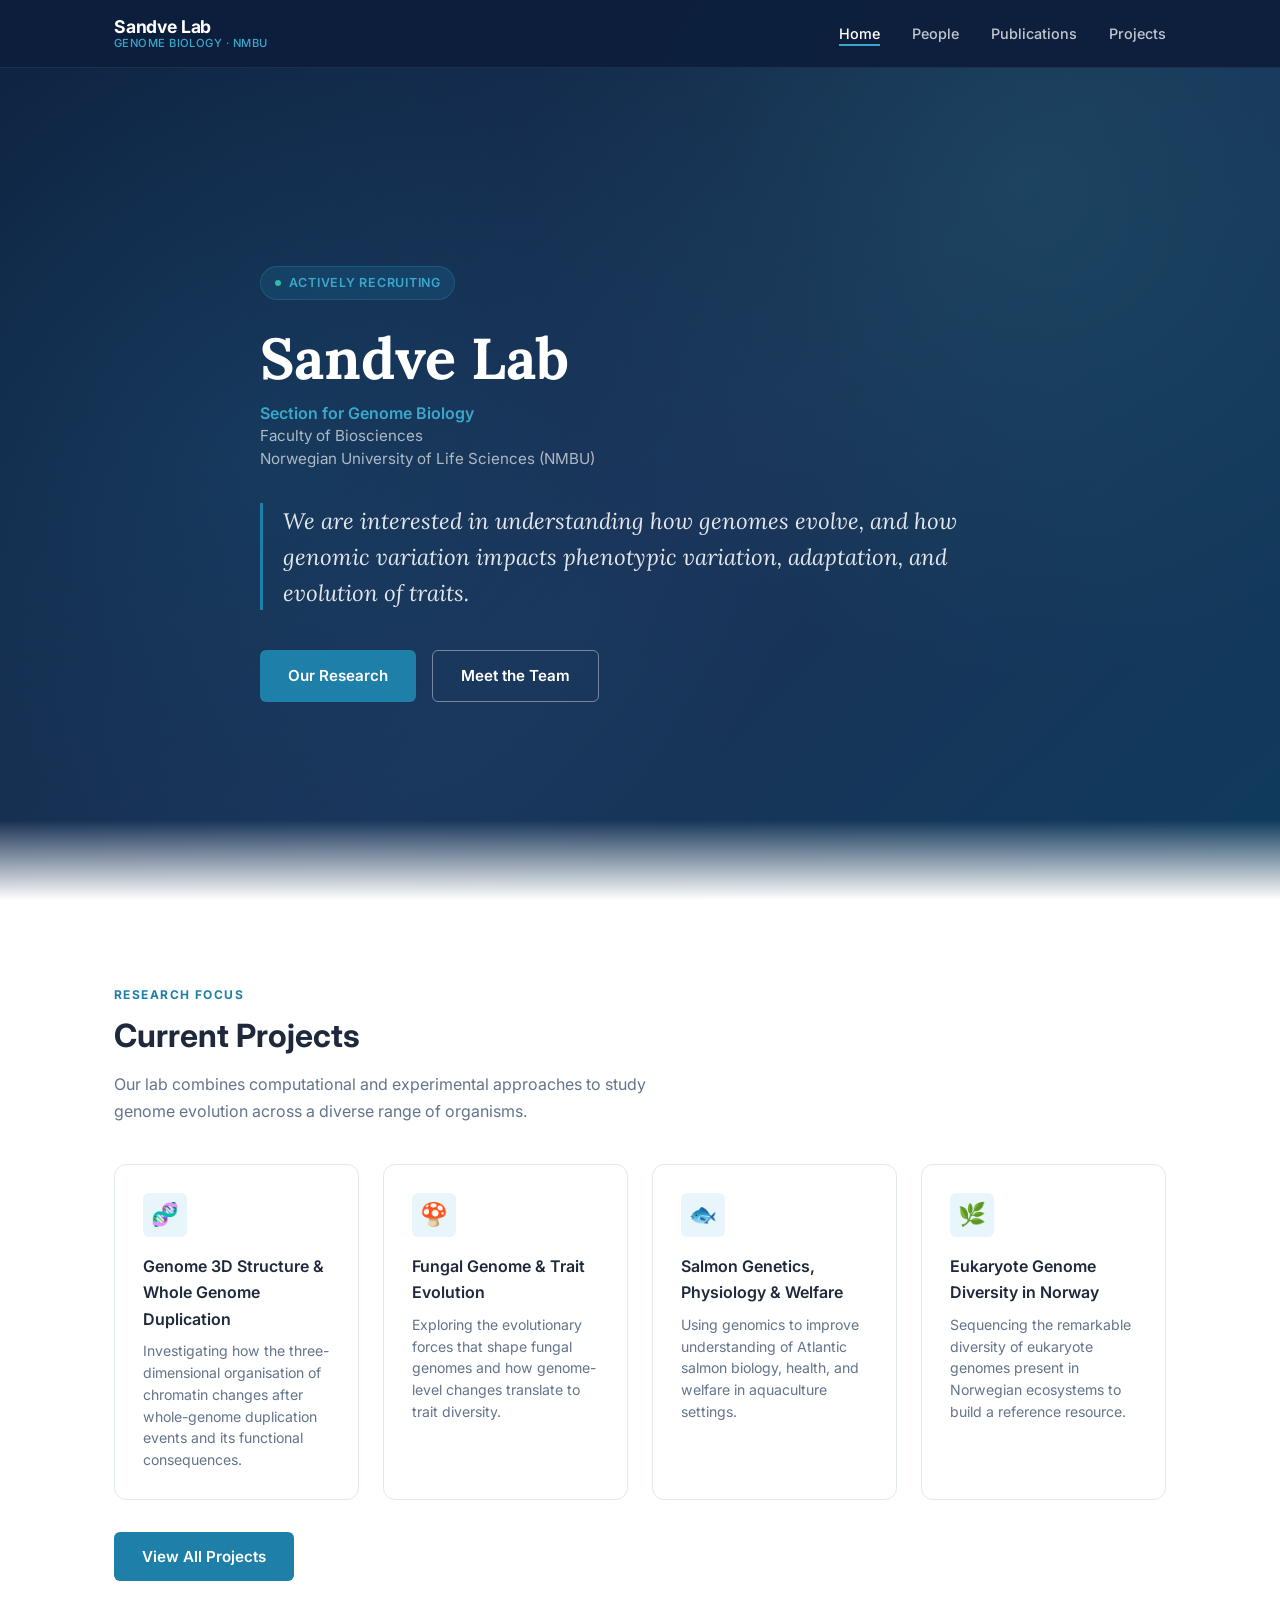
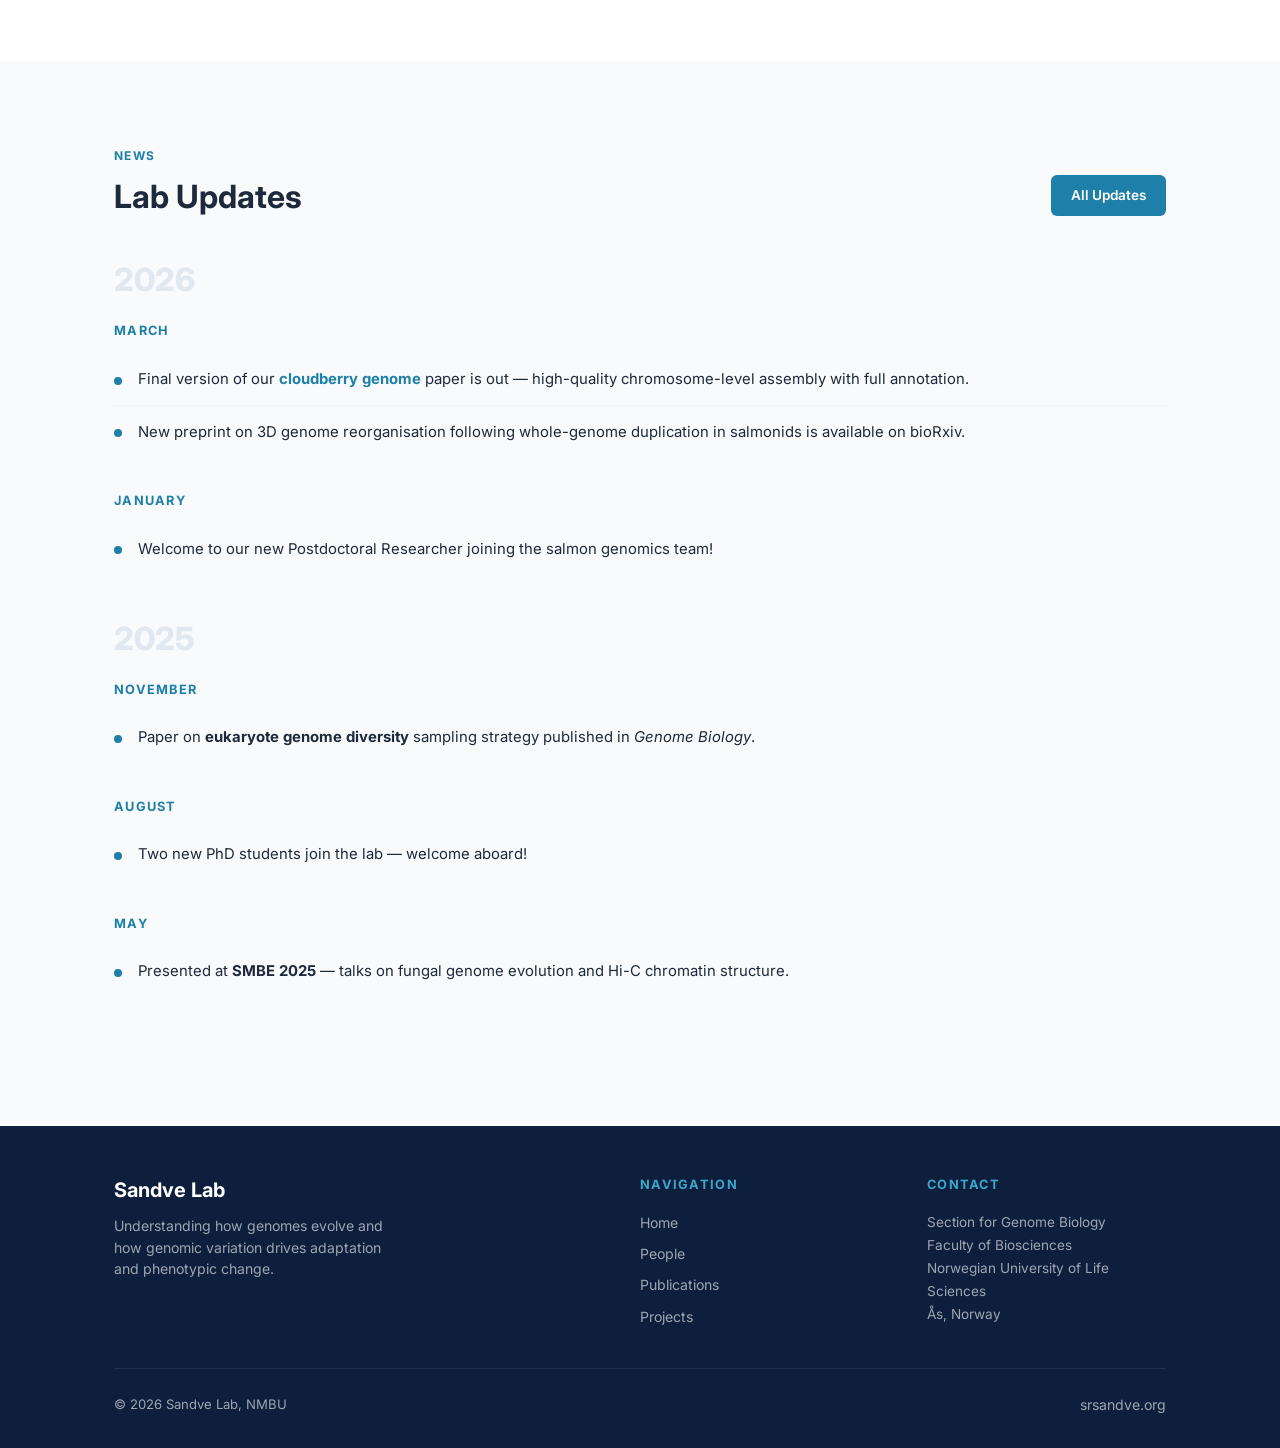
<file: website/index.html>
<!DOCTYPE html>
<html lang="en">
<head>
  <meta charset="UTF-8" />
  <meta name="viewport" content="width=device-width, initial-scale=1.0" />
  <title>Sandve Lab — Genome Biology @ NMBU</title>
  <meta name="description" content="The Sandve Lab studies how genomes evolve and how genomic variation impacts phenotypic variation, adaptation, and evolution of traits." />
  <link rel="preconnect" href="https://fonts.googleapis.com" />
  <link rel="preconnect" href="https://fonts.gstatic.com" crossorigin />
  <link href="https://fonts.googleapis.com/css2?family=Inter:wght@400;500;600;700;800&family=Lora:ital,wght@0,600;0,700;1,500;1,600&display=swap" rel="stylesheet" />
  <link rel="stylesheet" href="css/styles.css" />
</head>
<body>

  <!-- ===== NAV ===== -->
  <nav class="nav" role="navigation" aria-label="Main">
    <div class="nav__inner">
      <a href="index.html" class="nav__logo">
        <span class="nav__logo-name">Sandve Lab</span>
        <span class="nav__logo-sub">Genome Biology · NMBU</span>
      </a>
      <ul class="nav__links" role="list">
        <li><a href="index.html"        class="nav__link active">Home</a></li>
        <li><a href="people.html"       class="nav__link">People</a></li>
        <li><a href="publications.html" class="nav__link">Publications</a></li>
        <li><a href="projects.html"     class="nav__link">Projects</a></li>
      </ul>
      <button class="nav__toggle" aria-label="Open menu" aria-expanded="false" id="navToggle">
        <span></span><span></span><span></span>
      </button>
    </div>
  </nav>

  <!-- Mobile menu -->
  <div class="nav__mobile" id="mobileMenu" role="menu">
    <a href="index.html"        class="nav__mobile-link">Home</a>
    <a href="people.html"       class="nav__mobile-link">People</a>
    <a href="publications.html" class="nav__mobile-link">Publications</a>
    <a href="projects.html"     class="nav__mobile-link">Projects</a>
  </div>

  <!-- ===== HERO ===== -->
  <header class="hero">
    <div class="container">
      <div class="hero__content">
        <div class="hero__badge">
          <span class="hero__badge-dot"></span>
          Actively recruiting
        </div>
        <h1 class="hero__title">Sandve Lab</h1>
        <div class="hero__institution">
          <p>Section for Genome Biology</p>
          <p>Faculty of Biosciences</p>
          <p>Norwegian University of Life Sciences (NMBU)</p>
        </div>
        <p class="hero__tagline">
          We are interested in understanding how genomes evolve, and how
          genomic variation impacts phenotypic variation, adaptation,
          and evolution of traits.
        </p>
        <div class="hero__cta">
          <a href="projects.html" class="btn btn--primary">Our Research</a>
          <a href="people.html"   class="btn btn--outline">Meet the Team</a>
        </div>
      </div>
    </div>
  </header>

  <!-- ===== CURRENT PROJECTS ===== -->
  <section class="section" id="research">
    <div class="container">
      <span class="section-label">Research Focus</span>
      <h2>Current Projects</h2>
      <p class="text-muted mt-2" style="max-width:560px">
        Our lab combines computational and experimental approaches to study genome
        evolution across a diverse range of organisms.
      </p>

      <div class="projects-grid">

        <div class="project-card">
          <div class="project-card__icon">🧬</div>
          <div class="project-card__title">Genome 3D Structure &amp; Whole Genome Duplication</div>
          <p class="project-card__desc">
            Investigating how the three-dimensional organisation of chromatin
            changes after whole-genome duplication events and its functional
            consequences.
          </p>
        </div>

        <div class="project-card">
          <div class="project-card__icon">🍄</div>
          <div class="project-card__title">Fungal Genome &amp; Trait Evolution</div>
          <p class="project-card__desc">
            Exploring the evolutionary forces that shape fungal genomes and how
            genome-level changes translate to trait diversity.
          </p>
        </div>

        <div class="project-card">
          <div class="project-card__icon">🐟</div>
          <div class="project-card__title">Salmon Genetics, Physiology &amp; Welfare</div>
          <p class="project-card__desc">
            Using genomics to improve understanding of Atlantic salmon biology,
            health, and welfare in aquaculture settings.
          </p>
        </div>

        <div class="project-card">
          <div class="project-card__icon">🌿</div>
          <div class="project-card__title">Eukaryote Genome Diversity in Norway</div>
          <p class="project-card__desc">
            Sequencing the remarkable diversity of eukaryote genomes present in
            Norwegian ecosystems to build a reference resource.
          </p>
        </div>

      </div>

      <div class="mt-4">
        <a href="projects.html" class="btn btn--primary">View All Projects</a>
      </div>
    </div>
  </section>

  <!-- ===== LAB UPDATES ===== -->
  <section class="section section--alt" id="updates">
    <div class="container">
      <div class="updates-header">
        <div>
          <span class="section-label">News</span>
          <h2>Lab Updates</h2>
        </div>
        <a href="#updates" class="btn btn--primary" style="font-size:.85rem;padding:.6rem 1.25rem">All Updates</a>
      </div>

      <!-- 2026 -->
      <div class="year-group">
        <div class="year-label">2026</div>

        <div class="month-group">
          <div class="month-label">March</div>
          <div class="update-item">
            <div class="update-item__dot"></div>
            <p class="update-item__text">
              Final version of our <a href="#"><strong>cloudberry genome</strong></a>
              paper is out — high-quality chromosome-level assembly with full annotation.
            </p>
          </div>
          <div class="update-item">
            <div class="update-item__dot"></div>
            <p class="update-item__text">
              New preprint on 3D genome reorganisation following whole-genome duplication
              in salmonids is available on bioRxiv.
            </p>
          </div>
        </div>

        <div class="month-group">
          <div class="month-label">January</div>
          <div class="update-item">
            <div class="update-item__dot"></div>
            <p class="update-item__text">
              Welcome to our new Postdoctoral Researcher joining the salmon genomics team!
            </p>
          </div>
        </div>
      </div>

      <!-- 2025 -->
      <div class="year-group">
        <div class="year-label">2025</div>

        <div class="month-group">
          <div class="month-label">November</div>
          <div class="update-item">
            <div class="update-item__dot"></div>
            <p class="update-item__text">
              Paper on <strong>eukaryote genome diversity</strong> sampling strategy
              published in <em>Genome Biology</em>.
            </p>
          </div>
        </div>

        <div class="month-group">
          <div class="month-label">August</div>
          <div class="update-item">
            <div class="update-item__dot"></div>
            <p class="update-item__text">
              Two new PhD students join the lab — welcome aboard!
            </p>
          </div>
        </div>

        <div class="month-group">
          <div class="month-label">May</div>
          <div class="update-item">
            <div class="update-item__dot"></div>
            <p class="update-item__text">
              Presented at <strong>SMBE 2025</strong> — talks on fungal genome evolution
              and Hi-C chromatin structure.
            </p>
          </div>
        </div>
      </div>

    </div>
  </section>

  <!-- ===== FOOTER ===== -->
  <footer class="footer">
    <div class="container">
      <div class="footer__inner">
        <div>
          <div class="footer__logo">Sandve Lab</div>
          <p class="footer__tagline">
            Understanding how genomes evolve and how genomic variation
            drives adaptation and phenotypic change.
          </p>
        </div>

        <div>
          <div class="footer__heading">Navigation</div>
          <nav class="footer__links">
            <a href="index.html"        class="footer__link">Home</a>
            <a href="people.html"       class="footer__link">People</a>
            <a href="publications.html" class="footer__link">Publications</a>
            <a href="projects.html"     class="footer__link">Projects</a>
          </nav>
        </div>

        <div>
          <div class="footer__heading">Contact</div>
          <address class="footer__address">
            Section for Genome Biology<br />
            Faculty of Biosciences<br />
            Norwegian University of Life Sciences<br />
            Ås, Norway
          </address>
        </div>
      </div>

      <div class="footer__bottom">
        <span>&copy; 2026 Sandve Lab, NMBU</span>
        <span><a href="https://srsandve.org" class="footer__link">srsandve.org</a></span>
      </div>
    </div>
  </footer>

  <script src="js/main.js"></script>
</body>
</html>
</file>
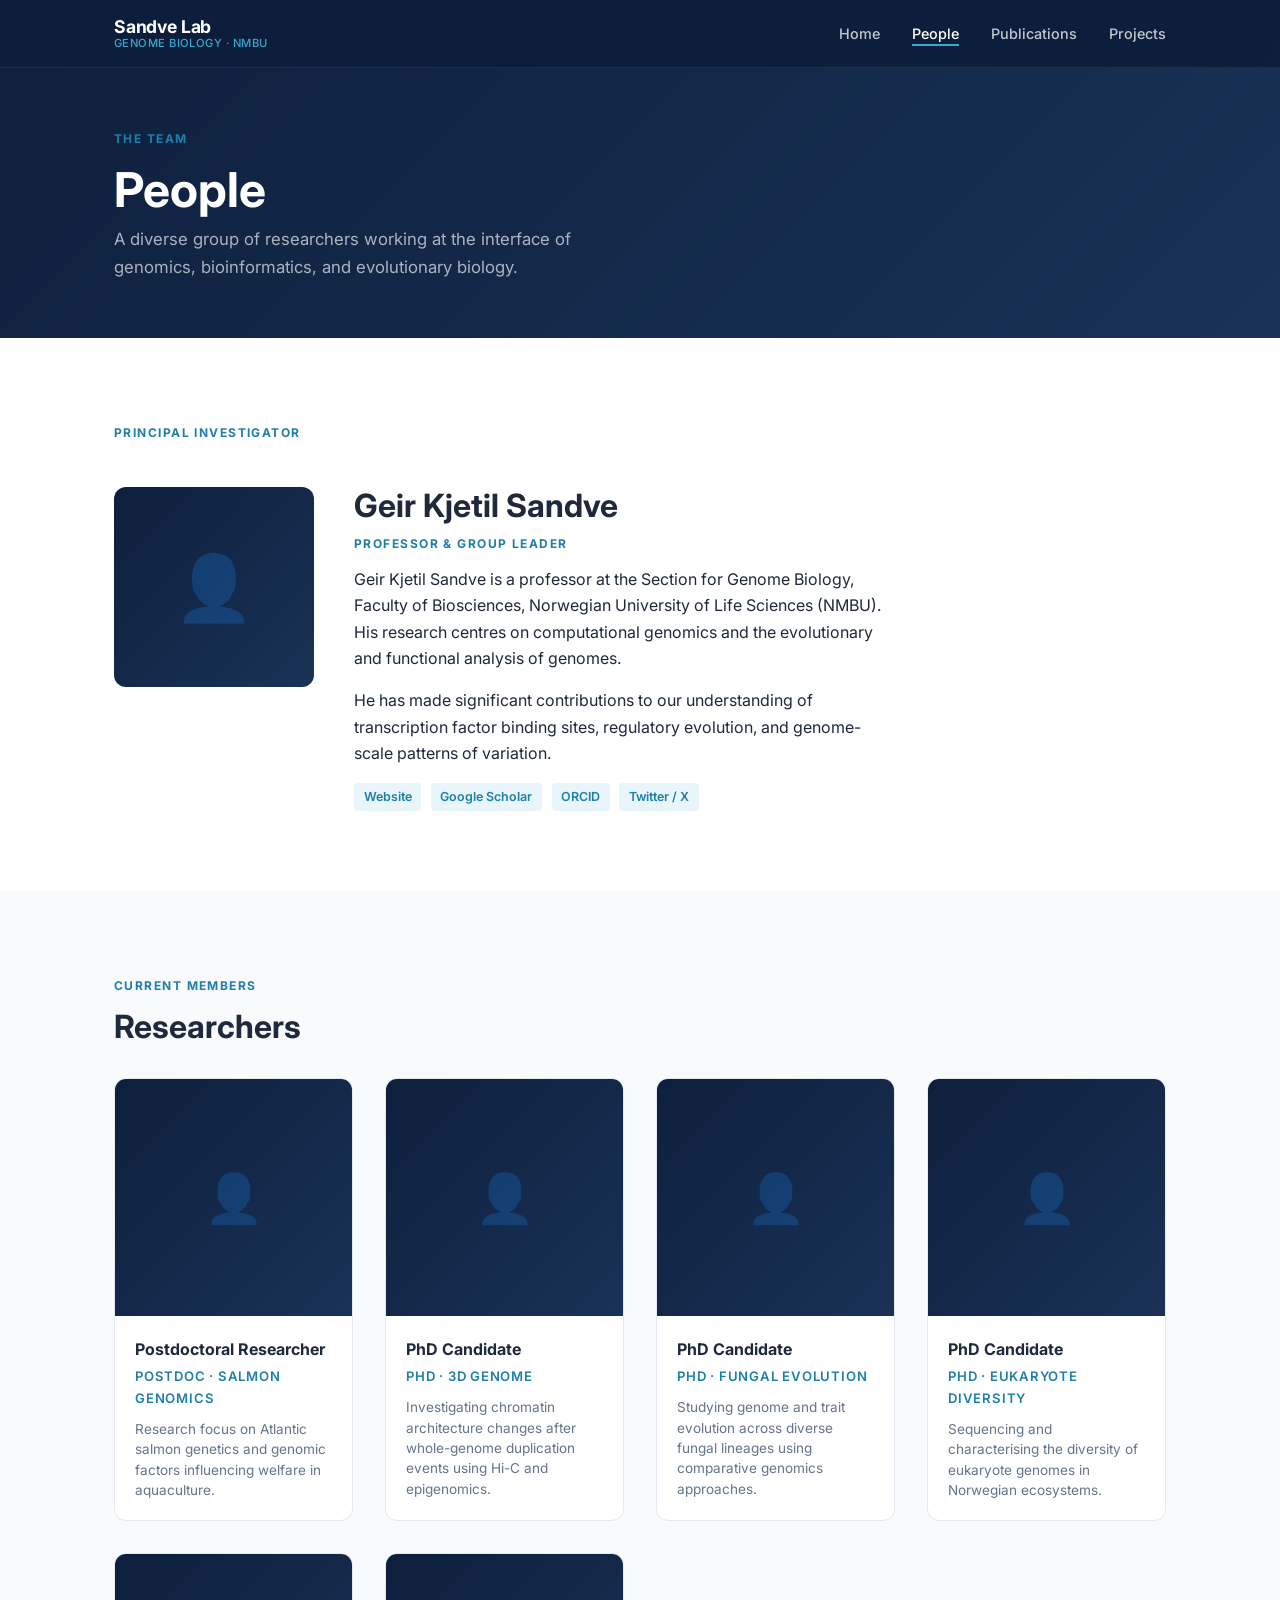
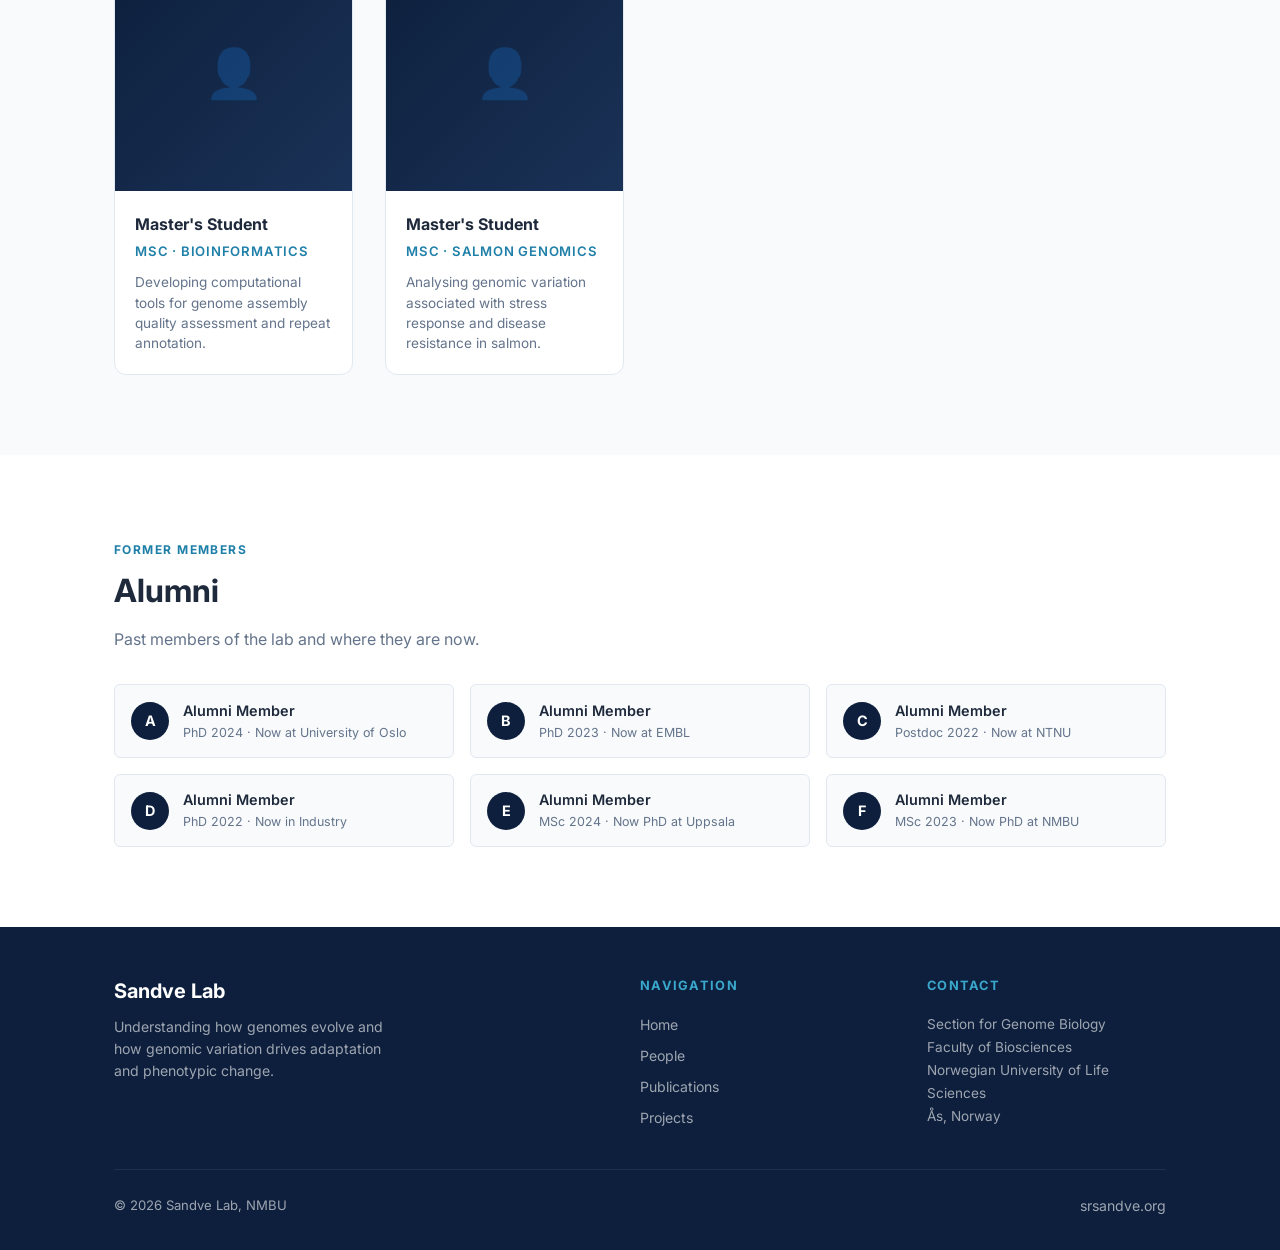
<file: website/people.html>
<!DOCTYPE html>
<html lang="en">
<head>
  <meta charset="UTF-8" />
  <meta name="viewport" content="width=device-width, initial-scale=1.0" />
  <title>People — Sandve Lab</title>
  <meta name="description" content="Meet the researchers of the Sandve Lab at NMBU." />
  <link rel="preconnect" href="https://fonts.googleapis.com" />
  <link rel="preconnect" href="https://fonts.gstatic.com" crossorigin />
  <link href="https://fonts.googleapis.com/css2?family=Inter:wght@400;500;600;700;800&family=Lora:ital,wght@0,600;0,700;1,500;1,600&display=swap" rel="stylesheet" />
  <link rel="stylesheet" href="css/styles.css" />
</head>
<body>

  <!-- ===== NAV ===== -->
  <nav class="nav" role="navigation" aria-label="Main">
    <div class="nav__inner">
      <a href="index.html" class="nav__logo">
        <span class="nav__logo-name">Sandve Lab</span>
        <span class="nav__logo-sub">Genome Biology · NMBU</span>
      </a>
      <ul class="nav__links" role="list">
        <li><a href="index.html"        class="nav__link">Home</a></li>
        <li><a href="people.html"       class="nav__link active">People</a></li>
        <li><a href="publications.html" class="nav__link">Publications</a></li>
        <li><a href="projects.html"     class="nav__link">Projects</a></li>
      </ul>
      <button class="nav__toggle" aria-label="Open menu" aria-expanded="false" id="navToggle">
        <span></span><span></span><span></span>
      </button>
    </div>
  </nav>

  <div class="nav__mobile" id="mobileMenu" role="menu">
    <a href="index.html"        class="nav__mobile-link">Home</a>
    <a href="people.html"       class="nav__mobile-link">People</a>
    <a href="publications.html" class="nav__mobile-link">Publications</a>
    <a href="projects.html"     class="nav__mobile-link">Projects</a>
  </div>

  <!-- ===== PAGE HERO ===== -->
  <header class="page-hero">
    <div class="container">
      <span class="section-label">The Team</span>
      <h1 class="page-hero__title">People</h1>
      <p class="page-hero__subtitle">
        A diverse group of researchers working at the interface of genomics,
        bioinformatics, and evolutionary biology.
      </p>
    </div>
  </header>

  <!-- ===== PI ===== -->
  <section class="section" id="pi">
    <div class="container">
      <span class="section-label">Principal Investigator</span>

      <div style="display:grid;grid-template-columns:200px 1fr;gap:2.5rem;align-items:start;margin-top:2rem;max-width:780px;"
           class="pi-grid">
        <div class="person-card__avatar" style="border-radius:var(--radius-md);aspect-ratio:1;width:100%;">
          <span style="font-size:4rem;">👤</span>
        </div>
        <div>
          <h2 style="margin-bottom:.25rem;">Geir Kjetil Sandve</h2>
          <div class="section-label" style="margin-bottom:.75rem;">Professor &amp; Group Leader</div>
          <p>
            Geir Kjetil Sandve is a professor at the Section for Genome Biology,
            Faculty of Biosciences, Norwegian University of Life Sciences (NMBU).
            His research centres on computational genomics and the evolutionary
            and functional analysis of genomes.
          </p>
          <p>
            He has made significant contributions to our understanding of
            transcription factor binding sites, regulatory evolution, and
            genome-scale patterns of variation.
          </p>
          <div class="person-card__links" style="margin-top:1rem;">
            <a href="https://srsandve.org" class="person-card__link">Website</a>
            <a href="#" class="person-card__link">Google Scholar</a>
            <a href="#" class="person-card__link">ORCID</a>
            <a href="#" class="person-card__link">Twitter / X</a>
          </div>
        </div>
      </div>
    </div>
  </section>

  <!-- ===== CURRENT MEMBERS ===== -->
  <section class="section section--alt" id="members">
    <div class="container">
      <span class="section-label">Current Members</span>
      <h2>Researchers</h2>

      <div class="people-grid" style="margin-top:2rem;">

        <!-- Postdocs -->
        <div class="person-card">
          <div class="person-card__avatar"><span>👤</span></div>
          <div class="person-card__body">
            <div class="person-card__name">Postdoctoral Researcher</div>
            <div class="person-card__role">Postdoc · Salmon Genomics</div>
            <p class="person-card__bio">
              Research focus on Atlantic salmon genetics and genomic factors
              influencing welfare in aquaculture.
            </p>
          </div>
        </div>

        <!-- PhD 1 -->
        <div class="person-card">
          <div class="person-card__avatar"><span>👤</span></div>
          <div class="person-card__body">
            <div class="person-card__name">PhD Candidate</div>
            <div class="person-card__role">PhD · 3D Genome</div>
            <p class="person-card__bio">
              Investigating chromatin architecture changes after whole-genome
              duplication events using Hi-C and epigenomics.
            </p>
          </div>
        </div>

        <!-- PhD 2 -->
        <div class="person-card">
          <div class="person-card__avatar"><span>👤</span></div>
          <div class="person-card__body">
            <div class="person-card__name">PhD Candidate</div>
            <div class="person-card__role">PhD · Fungal Evolution</div>
            <p class="person-card__bio">
              Studying genome and trait evolution across diverse fungal lineages
              using comparative genomics approaches.
            </p>
          </div>
        </div>

        <!-- PhD 3 -->
        <div class="person-card">
          <div class="person-card__avatar"><span>👤</span></div>
          <div class="person-card__body">
            <div class="person-card__name">PhD Candidate</div>
            <div class="person-card__role">PhD · Eukaryote Diversity</div>
            <p class="person-card__bio">
              Sequencing and characterising the diversity of eukaryote genomes
              in Norwegian ecosystems.
            </p>
          </div>
        </div>

        <!-- Master 1 -->
        <div class="person-card">
          <div class="person-card__avatar"><span>👤</span></div>
          <div class="person-card__body">
            <div class="person-card__name">Master's Student</div>
            <div class="person-card__role">MSc · Bioinformatics</div>
            <p class="person-card__bio">
              Developing computational tools for genome assembly quality
              assessment and repeat annotation.
            </p>
          </div>
        </div>

        <!-- Master 2 -->
        <div class="person-card">
          <div class="person-card__avatar"><span>👤</span></div>
          <div class="person-card__body">
            <div class="person-card__name">Master's Student</div>
            <div class="person-card__role">MSc · Salmon Genomics</div>
            <p class="person-card__bio">
              Analysing genomic variation associated with stress response
              and disease resistance in salmon.
            </p>
          </div>
        </div>

      </div>
    </div>
  </section>

  <!-- ===== ALUMNI ===== -->
  <section class="section" id="alumni">
    <div class="container">
      <span class="section-label">Former Members</span>
      <h2>Alumni</h2>
      <p class="text-muted mt-2">Past members of the lab and where they are now.</p>

      <div class="alumni-list" style="margin-top:2rem;">

        <div class="alumni-item">
          <div class="alumni-item__initial">A</div>
          <div>
            <div class="alumni-item__name">Alumni Member</div>
            <div class="alumni-item__info">PhD 2024 · Now at University of Oslo</div>
          </div>
        </div>

        <div class="alumni-item">
          <div class="alumni-item__initial">B</div>
          <div>
            <div class="alumni-item__name">Alumni Member</div>
            <div class="alumni-item__info">PhD 2023 · Now at EMBL</div>
          </div>
        </div>

        <div class="alumni-item">
          <div class="alumni-item__initial">C</div>
          <div>
            <div class="alumni-item__name">Alumni Member</div>
            <div class="alumni-item__info">Postdoc 2022 · Now at NTNU</div>
          </div>
        </div>

        <div class="alumni-item">
          <div class="alumni-item__initial">D</div>
          <div>
            <div class="alumni-item__name">Alumni Member</div>
            <div class="alumni-item__info">PhD 2022 · Now in Industry</div>
          </div>
        </div>

        <div class="alumni-item">
          <div class="alumni-item__initial">E</div>
          <div>
            <div class="alumni-item__name">Alumni Member</div>
            <div class="alumni-item__info">MSc 2024 · Now PhD at Uppsala</div>
          </div>
        </div>

        <div class="alumni-item">
          <div class="alumni-item__initial">F</div>
          <div>
            <div class="alumni-item__name">Alumni Member</div>
            <div class="alumni-item__info">MSc 2023 · Now PhD at NMBU</div>
          </div>
        </div>

      </div>
    </div>
  </section>

  <!-- ===== FOOTER ===== -->
  <footer class="footer">
    <div class="container">
      <div class="footer__inner">
        <div>
          <div class="footer__logo">Sandve Lab</div>
          <p class="footer__tagline">
            Understanding how genomes evolve and how genomic variation
            drives adaptation and phenotypic change.
          </p>
        </div>
        <div>
          <div class="footer__heading">Navigation</div>
          <nav class="footer__links">
            <a href="index.html"        class="footer__link">Home</a>
            <a href="people.html"       class="footer__link">People</a>
            <a href="publications.html" class="footer__link">Publications</a>
            <a href="projects.html"     class="footer__link">Projects</a>
          </nav>
        </div>
        <div>
          <div class="footer__heading">Contact</div>
          <address class="footer__address">
            Section for Genome Biology<br />
            Faculty of Biosciences<br />
            Norwegian University of Life Sciences<br />
            Ås, Norway
          </address>
        </div>
      </div>
      <div class="footer__bottom">
        <span>&copy; 2026 Sandve Lab, NMBU</span>
        <span><a href="https://srsandve.org" class="footer__link">srsandve.org</a></span>
      </div>
    </div>
  </footer>

  <script src="js/main.js"></script>

  <style>
    @media (max-width: 560px) {
      .pi-grid { grid-template-columns: 1fr !important; }
    }
  </style>
</body>
</html>
</file>
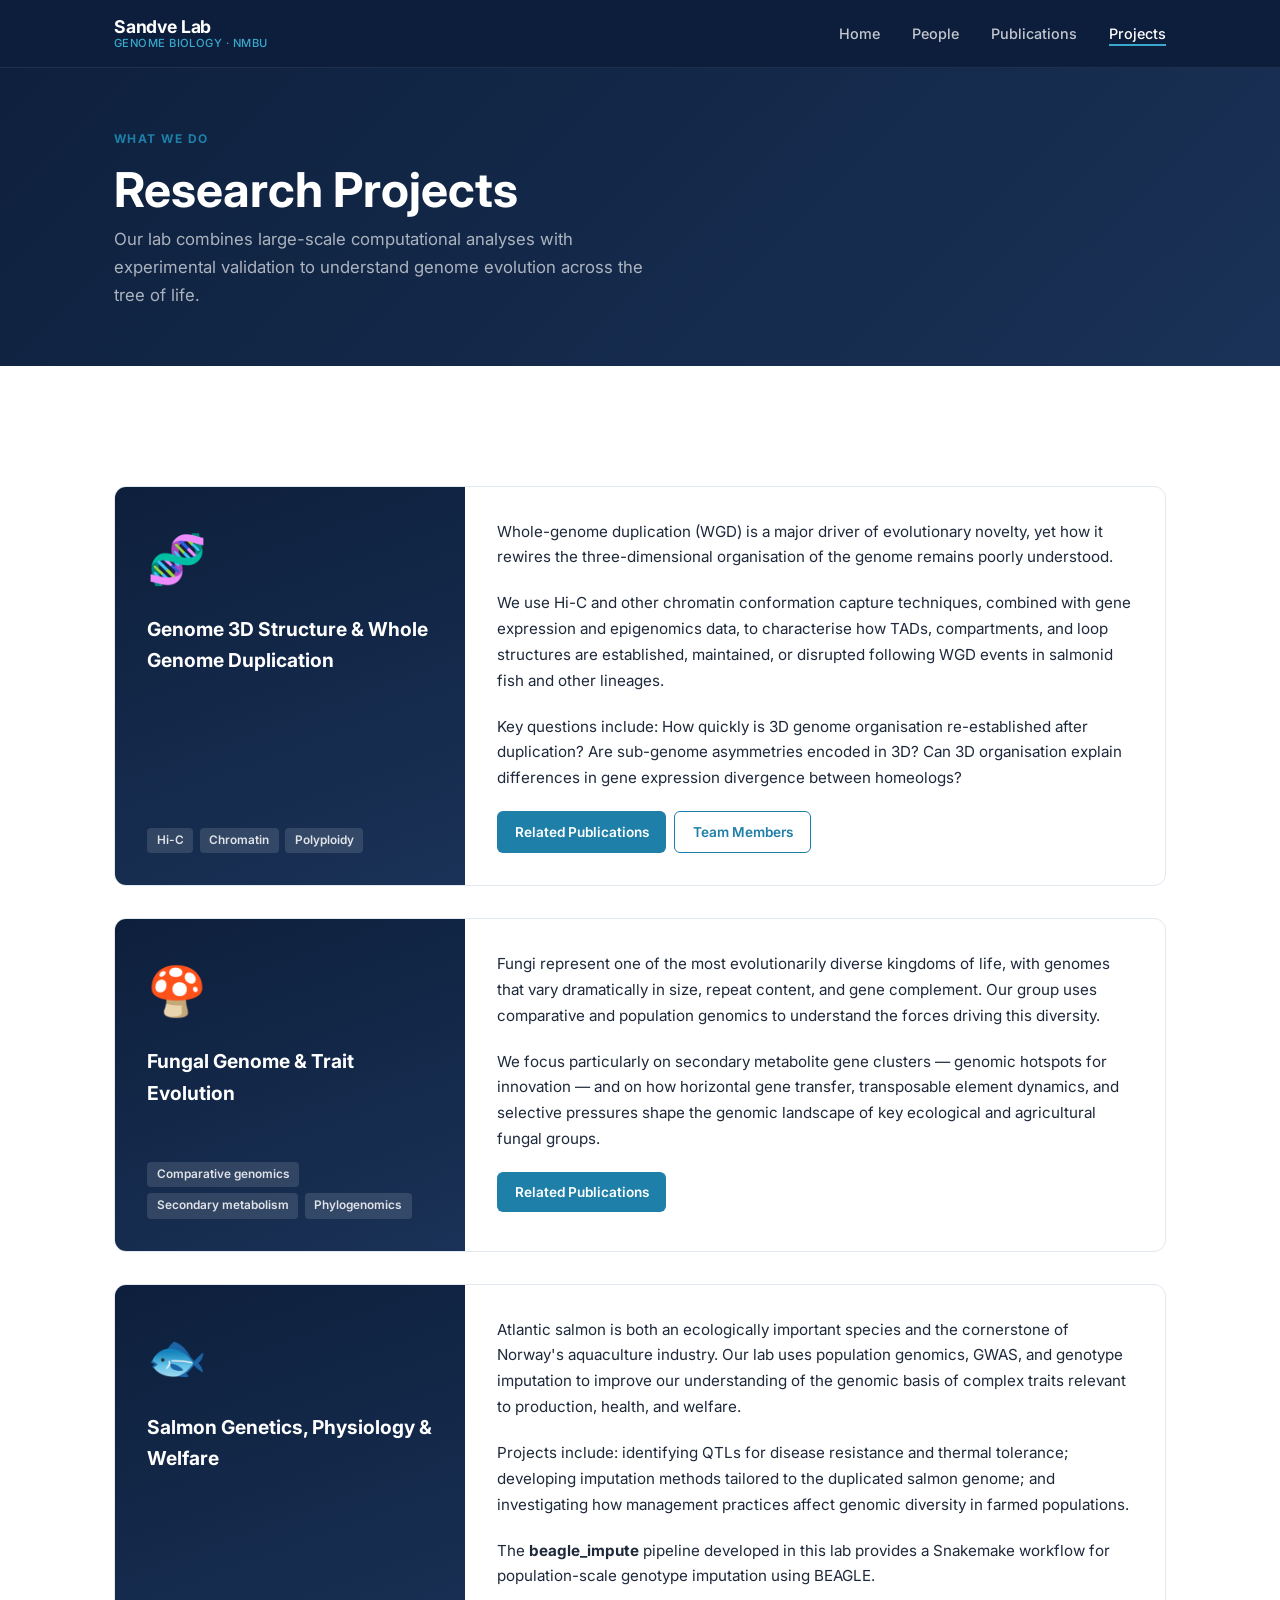
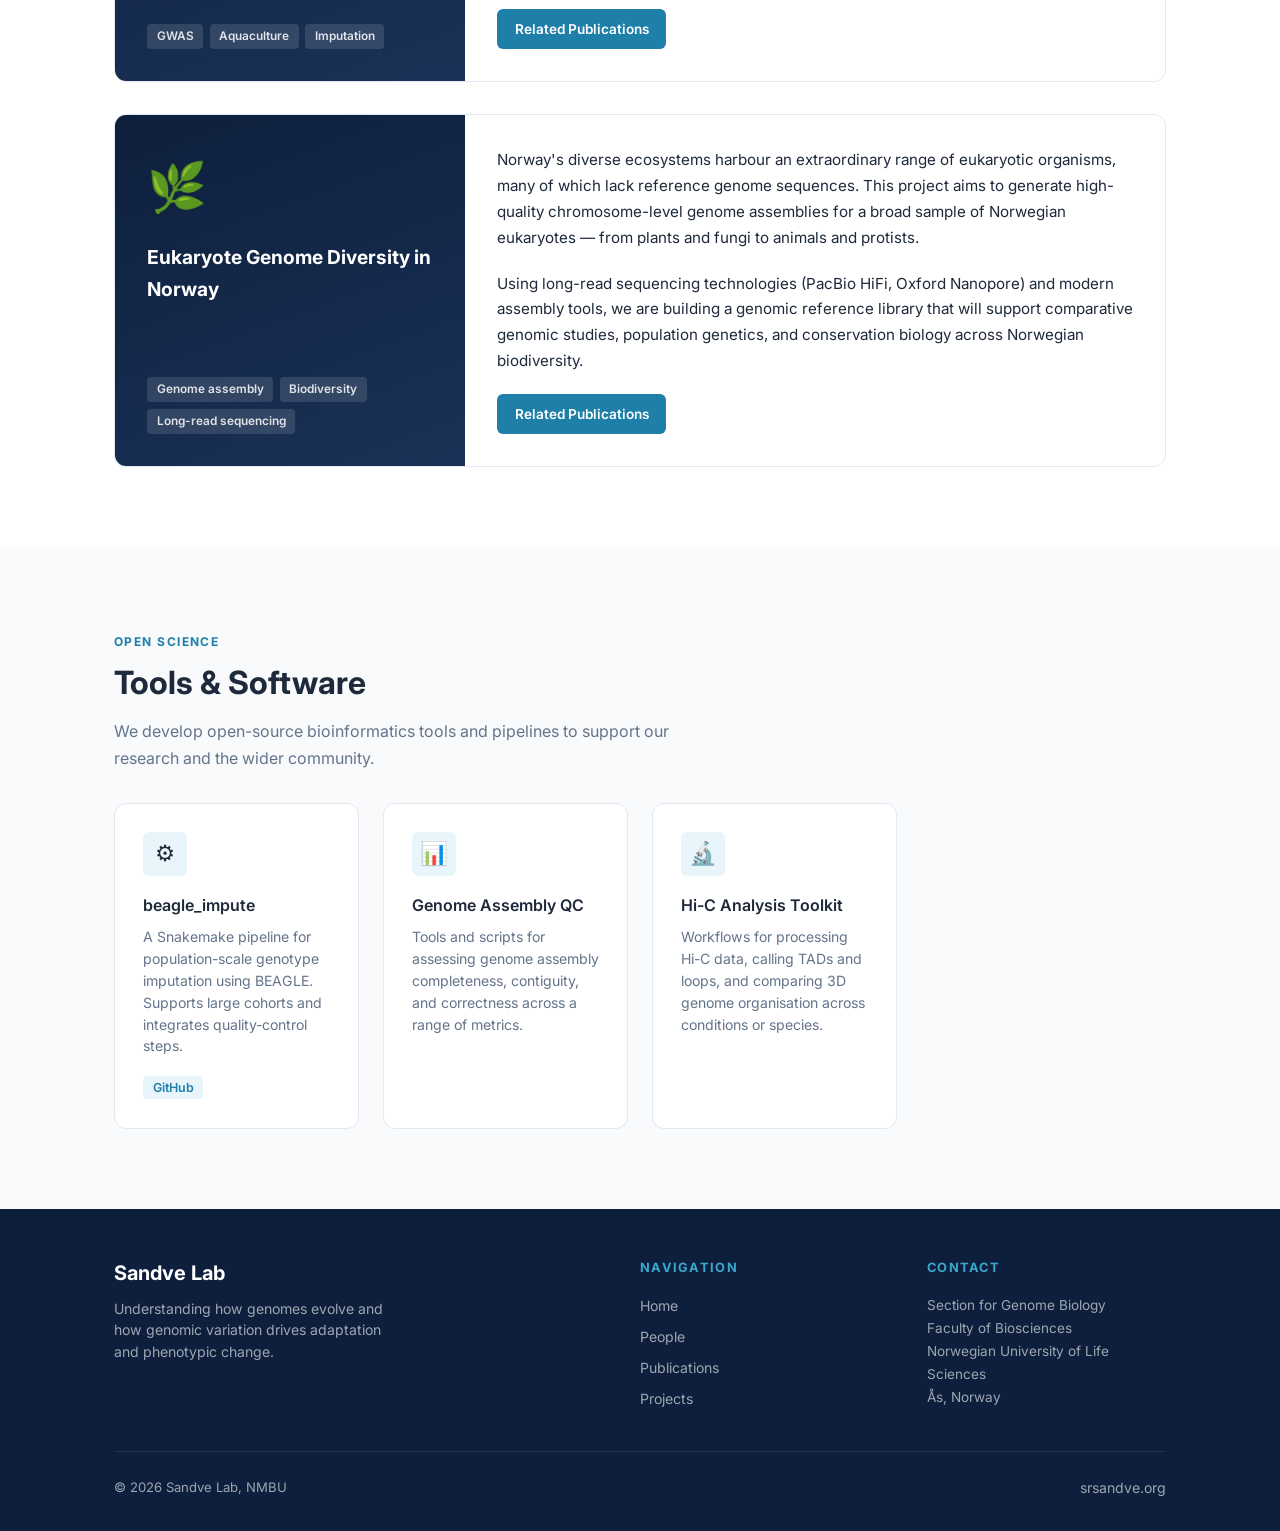
<file: website/projects.html>
<!DOCTYPE html>
<html lang="en">
<head>
  <meta charset="UTF-8" />
  <meta name="viewport" content="width=device-width, initial-scale=1.0" />
  <title>Projects — Sandve Lab</title>
  <meta name="description" content="Research projects at the Sandve Lab, NMBU." />
  <link rel="preconnect" href="https://fonts.googleapis.com" />
  <link rel="preconnect" href="https://fonts.gstatic.com" crossorigin />
  <link href="https://fonts.googleapis.com/css2?family=Inter:wght@400;500;600;700;800&family=Lora:ital,wght@0,600;0,700;1,500;1,600&display=swap" rel="stylesheet" />
  <link rel="stylesheet" href="css/styles.css" />
</head>
<body>

  <!-- ===== NAV ===== -->
  <nav class="nav" role="navigation" aria-label="Main">
    <div class="nav__inner">
      <a href="index.html" class="nav__logo">
        <span class="nav__logo-name">Sandve Lab</span>
        <span class="nav__logo-sub">Genome Biology · NMBU</span>
      </a>
      <ul class="nav__links" role="list">
        <li><a href="index.html"        class="nav__link">Home</a></li>
        <li><a href="people.html"       class="nav__link">People</a></li>
        <li><a href="publications.html" class="nav__link">Publications</a></li>
        <li><a href="projects.html"     class="nav__link active">Projects</a></li>
      </ul>
      <button class="nav__toggle" aria-label="Open menu" aria-expanded="false" id="navToggle">
        <span></span><span></span><span></span>
      </button>
    </div>
  </nav>

  <div class="nav__mobile" id="mobileMenu" role="menu">
    <a href="index.html"        class="nav__mobile-link">Home</a>
    <a href="people.html"       class="nav__mobile-link">People</a>
    <a href="publications.html" class="nav__mobile-link">Publications</a>
    <a href="projects.html"     class="nav__mobile-link">Projects</a>
  </div>

  <!-- ===== PAGE HERO ===== -->
  <header class="page-hero">
    <div class="container">
      <span class="section-label">What We Do</span>
      <h1 class="page-hero__title">Research Projects</h1>
      <p class="page-hero__subtitle">
        Our lab combines large-scale computational analyses with experimental
        validation to understand genome evolution across the tree of life.
      </p>
    </div>
  </header>

  <!-- ===== PROJECTS ===== -->
  <section class="section">
    <div class="container">

      <div class="project-detail-grid">

        <!-- Project 1 -->
        <div class="project-detail-card" id="3d-genome">
          <div class="project-detail-card__sidebar">
            <div>
              <div class="project-detail-card__icon-large">🧬</div>
              <div class="project-detail-card__name">
                Genome 3D Structure &amp; Whole Genome Duplication
              </div>
            </div>
            <div style="margin-top:2rem;">
              <div class="pub-item__tags">
                <span class="tag" style="background:rgba(255,255,255,.12);color:rgba(255,255,255,.85);">Hi-C</span>
                <span class="tag" style="background:rgba(255,255,255,.12);color:rgba(255,255,255,.85);">Chromatin</span>
                <span class="tag" style="background:rgba(255,255,255,.12);color:rgba(255,255,255,.85);">Polyploidy</span>
              </div>
            </div>
          </div>
          <div class="project-detail-card__body">
            <p class="project-detail-card__desc">
              Whole-genome duplication (WGD) is a major driver of evolutionary novelty,
              yet how it rewires the three-dimensional organisation of the genome remains
              poorly understood.
            </p>
            <p class="project-detail-card__desc">
              We use Hi-C and other chromatin conformation capture techniques, combined
              with gene expression and epigenomics data, to characterise how TADs,
              compartments, and loop structures are established, maintained, or disrupted
              following WGD events in salmonid fish and other lineages.
            </p>
            <p class="project-detail-card__desc">
              Key questions include: How quickly is 3D genome organisation re-established
              after duplication? Are sub-genome asymmetries encoded in 3D? Can 3D organisation
              explain differences in gene expression divergence between homeologs?
            </p>
            <div class="project-detail-card__meta">
              <a href="publications.html" class="btn btn--primary" style="font-size:.85rem;padding:.55rem 1.1rem;">Related Publications</a>
              <a href="people.html"       class="btn btn--outline" style="font-size:.85rem;padding:.55rem 1.1rem;color:var(--teal);border-color:var(--teal);">Team Members</a>
            </div>
          </div>
        </div>

        <!-- Project 2 -->
        <div class="project-detail-card" id="fungi">
          <div class="project-detail-card__sidebar">
            <div>
              <div class="project-detail-card__icon-large">🍄</div>
              <div class="project-detail-card__name">
                Fungal Genome &amp; Trait Evolution
              </div>
            </div>
            <div style="margin-top:2rem;">
              <div class="pub-item__tags">
                <span class="tag" style="background:rgba(255,255,255,.12);color:rgba(255,255,255,.85);">Comparative genomics</span>
                <span class="tag" style="background:rgba(255,255,255,.12);color:rgba(255,255,255,.85);">Secondary metabolism</span>
                <span class="tag" style="background:rgba(255,255,255,.12);color:rgba(255,255,255,.85);">Phylogenomics</span>
              </div>
            </div>
          </div>
          <div class="project-detail-card__body">
            <p class="project-detail-card__desc">
              Fungi represent one of the most evolutionarily diverse kingdoms of life,
              with genomes that vary dramatically in size, repeat content, and gene
              complement. Our group uses comparative and population genomics to understand
              the forces driving this diversity.
            </p>
            <p class="project-detail-card__desc">
              We focus particularly on secondary metabolite gene clusters — genomic hotspots
              for innovation — and on how horizontal gene transfer, transposable element
              dynamics, and selective pressures shape the genomic landscape of key
              ecological and agricultural fungal groups.
            </p>
            <div class="project-detail-card__meta">
              <a href="publications.html" class="btn btn--primary" style="font-size:.85rem;padding:.55rem 1.1rem;">Related Publications</a>
            </div>
          </div>
        </div>

        <!-- Project 3 -->
        <div class="project-detail-card" id="salmon">
          <div class="project-detail-card__sidebar">
            <div>
              <div class="project-detail-card__icon-large">🐟</div>
              <div class="project-detail-card__name">
                Salmon Genetics, Physiology &amp; Welfare
              </div>
            </div>
            <div style="margin-top:2rem;">
              <div class="pub-item__tags">
                <span class="tag" style="background:rgba(255,255,255,.12);color:rgba(255,255,255,.85);">GWAS</span>
                <span class="tag" style="background:rgba(255,255,255,.12);color:rgba(255,255,255,.85);">Aquaculture</span>
                <span class="tag" style="background:rgba(255,255,255,.12);color:rgba(255,255,255,.85);">Imputation</span>
              </div>
            </div>
          </div>
          <div class="project-detail-card__body">
            <p class="project-detail-card__desc">
              Atlantic salmon is both an ecologically important species and the cornerstone
              of Norway's aquaculture industry. Our lab uses population genomics, GWAS, and
              genotype imputation to improve our understanding of the genomic basis of
              complex traits relevant to production, health, and welfare.
            </p>
            <p class="project-detail-card__desc">
              Projects include: identifying QTLs for disease resistance and thermal
              tolerance; developing imputation methods tailored to the duplicated salmon
              genome; and investigating how management practices affect genomic diversity
              in farmed populations.
            </p>
            <p class="project-detail-card__desc">
              The <strong>beagle_impute</strong> pipeline developed in this lab provides a
              Snakemake workflow for population-scale genotype imputation using BEAGLE.
            </p>
            <div class="project-detail-card__meta">
              <a href="publications.html" class="btn btn--primary" style="font-size:.85rem;padding:.55rem 1.1rem;">Related Publications</a>
            </div>
          </div>
        </div>

        <!-- Project 4 -->
        <div class="project-detail-card" id="diversity">
          <div class="project-detail-card__sidebar">
            <div>
              <div class="project-detail-card__icon-large">🌿</div>
              <div class="project-detail-card__name">
                Eukaryote Genome Diversity in Norway
              </div>
            </div>
            <div style="margin-top:2rem;">
              <div class="pub-item__tags">
                <span class="tag" style="background:rgba(255,255,255,.12);color:rgba(255,255,255,.85);">Genome assembly</span>
                <span class="tag" style="background:rgba(255,255,255,.12);color:rgba(255,255,255,.85);">Biodiversity</span>
                <span class="tag" style="background:rgba(255,255,255,.12);color:rgba(255,255,255,.85);">Long-read sequencing</span>
              </div>
            </div>
          </div>
          <div class="project-detail-card__body">
            <p class="project-detail-card__desc">
              Norway's diverse ecosystems harbour an extraordinary range of eukaryotic
              organisms, many of which lack reference genome sequences. This project aims
              to generate high-quality chromosome-level genome assemblies for a broad
              sample of Norwegian eukaryotes — from plants and fungi to animals and protists.
            </p>
            <p class="project-detail-card__desc">
              Using long-read sequencing technologies (PacBio HiFi, Oxford Nanopore) and
              modern assembly tools, we are building a genomic reference library that will
              support comparative genomic studies, population genetics, and conservation
              biology across Norwegian biodiversity.
            </p>
            <div class="project-detail-card__meta">
              <a href="publications.html" class="btn btn--primary" style="font-size:.85rem;padding:.55rem 1.1rem;">Related Publications</a>
            </div>
          </div>
        </div>

      </div>
    </div>
  </section>

  <!-- ===== TOOLS & SOFTWARE ===== -->
  <section class="section section--alt">
    <div class="container">
      <span class="section-label">Open Science</span>
      <h2>Tools &amp; Software</h2>
      <p class="text-muted mt-2" style="max-width:560px;">
        We develop open-source bioinformatics tools and pipelines to support our
        research and the wider community.
      </p>

      <div class="projects-grid" style="margin-top:2rem;">

        <div class="project-card">
          <div class="project-card__icon">⚙️</div>
          <div class="project-card__title">beagle_impute</div>
          <p class="project-card__desc">
            A Snakemake pipeline for population-scale genotype imputation using
            BEAGLE. Supports large cohorts and integrates quality-control steps.
          </p>
          <div style="margin-top:1rem;">
            <a href="https://github.com/timknutsen/beagle_impute" class="person-card__link">GitHub</a>
          </div>
        </div>

        <div class="project-card">
          <div class="project-card__icon">📊</div>
          <div class="project-card__title">Genome Assembly QC</div>
          <p class="project-card__desc">
            Tools and scripts for assessing genome assembly completeness,
            contiguity, and correctness across a range of metrics.
          </p>
        </div>

        <div class="project-card">
          <div class="project-card__icon">🔬</div>
          <div class="project-card__title">Hi-C Analysis Toolkit</div>
          <p class="project-card__desc">
            Workflows for processing Hi-C data, calling TADs and loops,
            and comparing 3D genome organisation across conditions or species.
          </p>
        </div>

      </div>
    </div>
  </section>

  <!-- ===== FOOTER ===== -->
  <footer class="footer">
    <div class="container">
      <div class="footer__inner">
        <div>
          <div class="footer__logo">Sandve Lab</div>
          <p class="footer__tagline">
            Understanding how genomes evolve and how genomic variation
            drives adaptation and phenotypic change.
          </p>
        </div>
        <div>
          <div class="footer__heading">Navigation</div>
          <nav class="footer__links">
            <a href="index.html"        class="footer__link">Home</a>
            <a href="people.html"       class="footer__link">People</a>
            <a href="publications.html" class="footer__link">Publications</a>
            <a href="projects.html"     class="footer__link">Projects</a>
          </nav>
        </div>
        <div>
          <div class="footer__heading">Contact</div>
          <address class="footer__address">
            Section for Genome Biology<br />
            Faculty of Biosciences<br />
            Norwegian University of Life Sciences<br />
            Ås, Norway
          </address>
        </div>
      </div>
      <div class="footer__bottom">
        <span>&copy; 2026 Sandve Lab, NMBU</span>
        <span><a href="https://srsandve.org" class="footer__link">srsandve.org</a></span>
      </div>
    </div>
  </footer>

  <script src="js/main.js"></script>
</body>
</html>
</file>
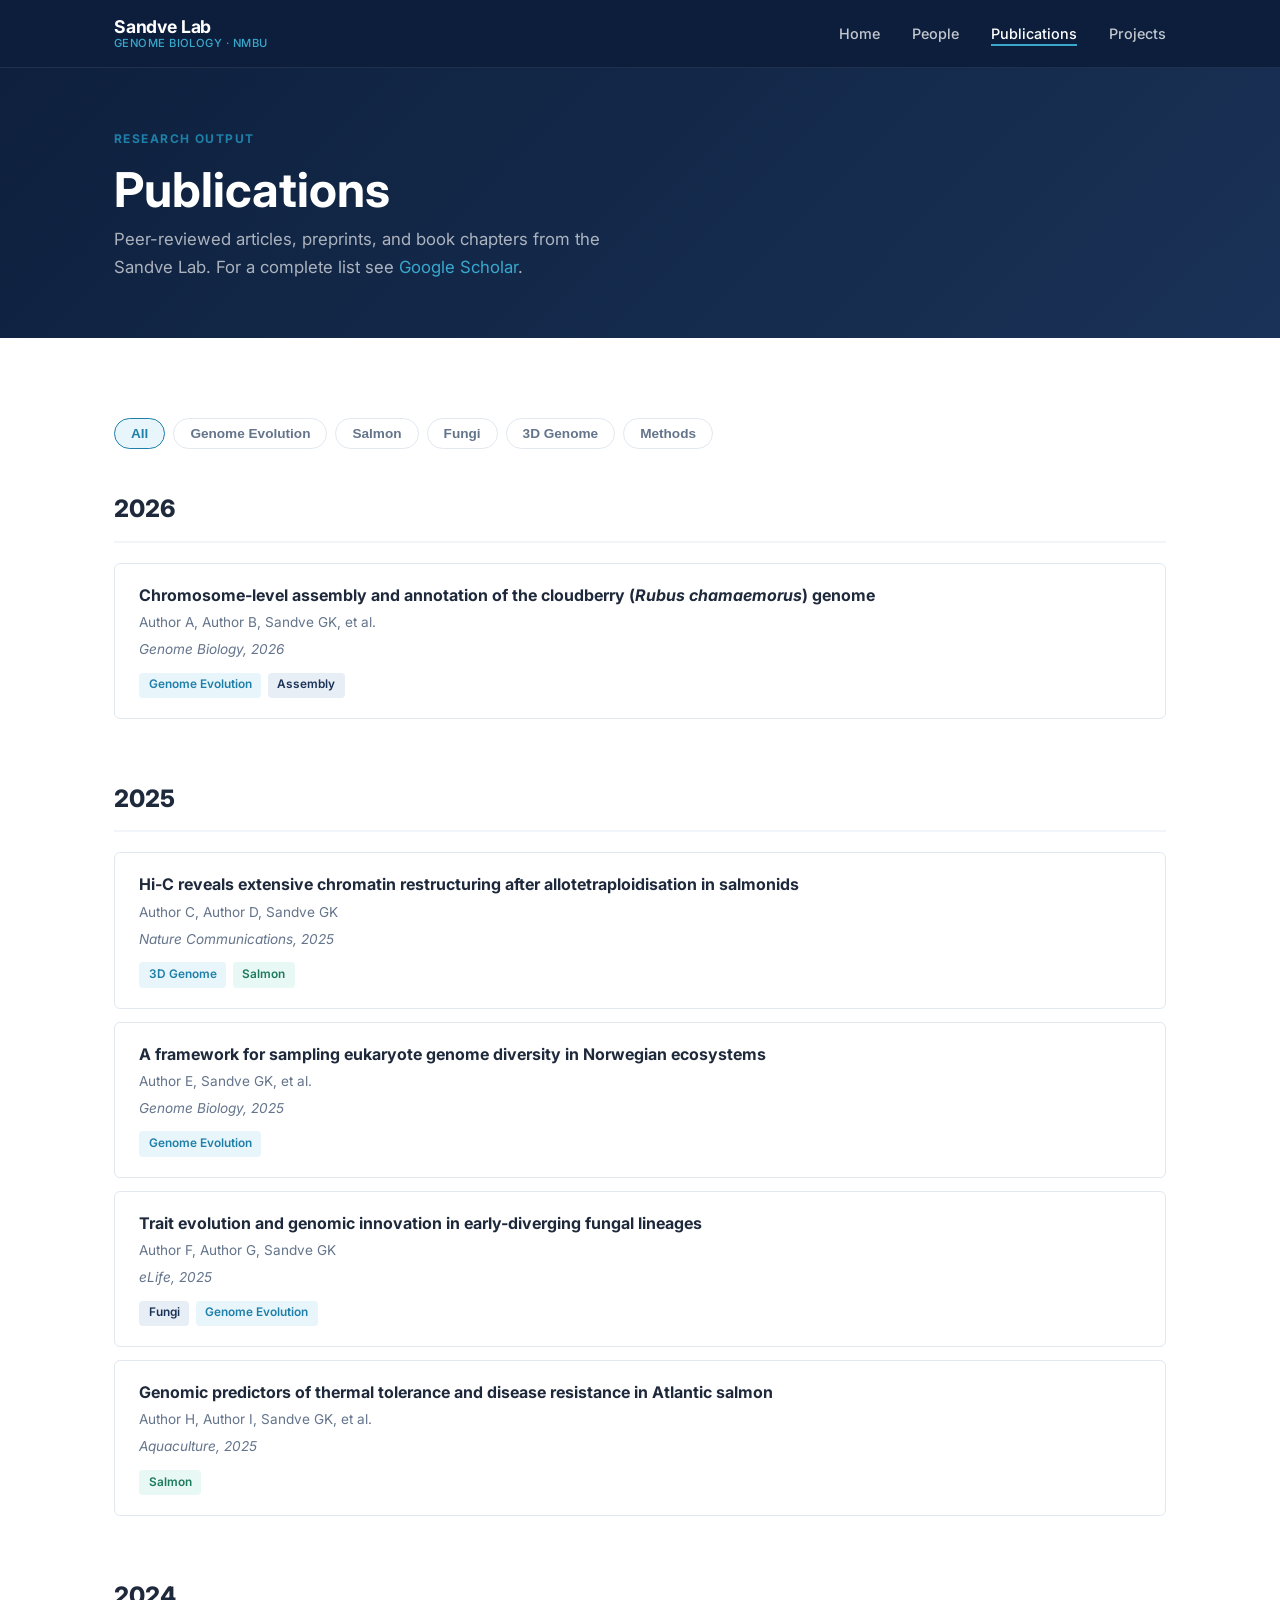
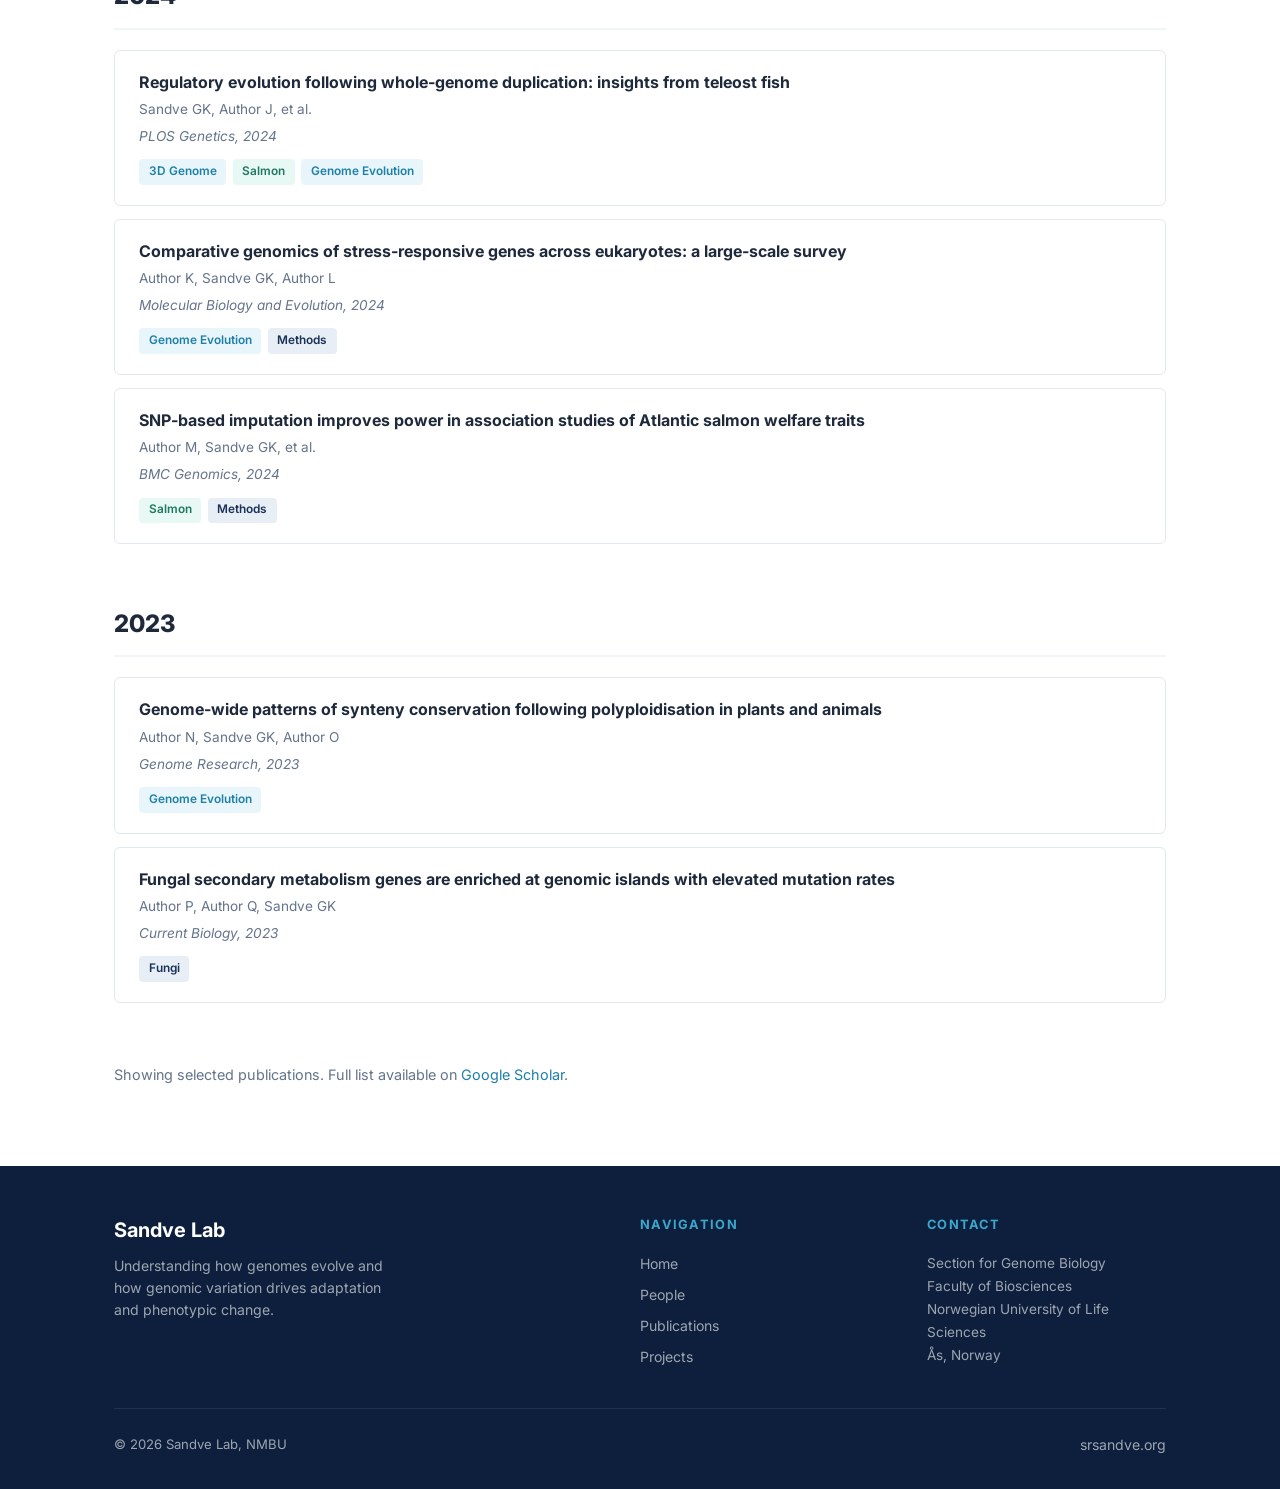
<file: website/publications.html>
<!DOCTYPE html>
<html lang="en">
<head>
  <meta charset="UTF-8" />
  <meta name="viewport" content="width=device-width, initial-scale=1.0" />
  <title>Publications — Sandve Lab</title>
  <meta name="description" content="Published research from the Sandve Lab at NMBU." />
  <link rel="preconnect" href="https://fonts.googleapis.com" />
  <link rel="preconnect" href="https://fonts.gstatic.com" crossorigin />
  <link href="https://fonts.googleapis.com/css2?family=Inter:wght@400;500;600;700;800&family=Lora:ital,wght@0,600;0,700;1,500;1,600&display=swap" rel="stylesheet" />
  <link rel="stylesheet" href="css/styles.css" />
</head>
<body>

  <!-- ===== NAV ===== -->
  <nav class="nav" role="navigation" aria-label="Main">
    <div class="nav__inner">
      <a href="index.html" class="nav__logo">
        <span class="nav__logo-name">Sandve Lab</span>
        <span class="nav__logo-sub">Genome Biology · NMBU</span>
      </a>
      <ul class="nav__links" role="list">
        <li><a href="index.html"        class="nav__link">Home</a></li>
        <li><a href="people.html"       class="nav__link">People</a></li>
        <li><a href="publications.html" class="nav__link active">Publications</a></li>
        <li><a href="projects.html"     class="nav__link">Projects</a></li>
      </ul>
      <button class="nav__toggle" aria-label="Open menu" aria-expanded="false" id="navToggle">
        <span></span><span></span><span></span>
      </button>
    </div>
  </nav>

  <div class="nav__mobile" id="mobileMenu" role="menu">
    <a href="index.html"        class="nav__mobile-link">Home</a>
    <a href="people.html"       class="nav__mobile-link">People</a>
    <a href="publications.html" class="nav__mobile-link">Publications</a>
    <a href="projects.html"     class="nav__mobile-link">Projects</a>
  </div>

  <!-- ===== PAGE HERO ===== -->
  <header class="page-hero">
    <div class="container">
      <span class="section-label">Research Output</span>
      <h1 class="page-hero__title">Publications</h1>
      <p class="page-hero__subtitle">
        Peer-reviewed articles, preprints, and book chapters from the Sandve Lab.
        For a complete list see
        <a href="https://scholar.google.com" style="color:var(--teal-light);">Google Scholar</a>.
      </p>
    </div>
  </header>

  <!-- ===== PUBLICATIONS LIST ===== -->
  <section class="section">
    <div class="container">

      <!-- Filter pills -->
      <div class="pub-filters" role="group" aria-label="Filter publications">
        <button class="pub-filter active">All</button>
        <button class="pub-filter">Genome Evolution</button>
        <button class="pub-filter">Salmon</button>
        <button class="pub-filter">Fungi</button>
        <button class="pub-filter">3D Genome</button>
        <button class="pub-filter">Methods</button>
      </div>

      <!-- ---- 2026 ---- -->
      <div class="pub-year-group">
        <div class="pub-year-heading"><span>2026</span></div>
        <div class="pub-list">

          <div class="pub-item">
            <div class="pub-item__title">
              Chromosome-level assembly and annotation of the cloudberry (<em>Rubus chamaemorus</em>) genome
            </div>
            <div class="pub-item__authors">
              Author A, Author B, Sandve GK, et al.
            </div>
            <div class="pub-item__journal">
              <em>Genome Biology</em>, 2026
            </div>
            <div class="pub-item__tags">
              <span class="tag tag--teal">Genome Evolution</span>
              <span class="tag tag--navy">Assembly</span>
            </div>
          </div>

        </div>
      </div>

      <!-- ---- 2025 ---- -->
      <div class="pub-year-group">
        <div class="pub-year-heading"><span>2025</span></div>
        <div class="pub-list">

          <div class="pub-item">
            <div class="pub-item__title">
              Hi-C reveals extensive chromatin restructuring after allotetraploidisation in salmonids
            </div>
            <div class="pub-item__authors">
              Author C, Author D, Sandve GK
            </div>
            <div class="pub-item__journal">
              <em>Nature Communications</em>, 2025
            </div>
            <div class="pub-item__tags">
              <span class="tag tag--teal">3D Genome</span>
              <span class="tag tag--green">Salmon</span>
            </div>
          </div>

          <div class="pub-item">
            <div class="pub-item__title">
              A framework for sampling eukaryote genome diversity in Norwegian ecosystems
            </div>
            <div class="pub-item__authors">
              Author E, Sandve GK, et al.
            </div>
            <div class="pub-item__journal">
              <em>Genome Biology</em>, 2025
            </div>
            <div class="pub-item__tags">
              <span class="tag tag--teal">Genome Evolution</span>
            </div>
          </div>

          <div class="pub-item">
            <div class="pub-item__title">
              Trait evolution and genomic innovation in early-diverging fungal lineages
            </div>
            <div class="pub-item__authors">
              Author F, Author G, Sandve GK
            </div>
            <div class="pub-item__journal">
              <em>eLife</em>, 2025
            </div>
            <div class="pub-item__tags">
              <span class="tag tag--navy">Fungi</span>
              <span class="tag tag--teal">Genome Evolution</span>
            </div>
          </div>

          <div class="pub-item">
            <div class="pub-item__title">
              Genomic predictors of thermal tolerance and disease resistance in Atlantic salmon
            </div>
            <div class="pub-item__authors">
              Author H, Author I, Sandve GK, et al.
            </div>
            <div class="pub-item__journal">
              <em>Aquaculture</em>, 2025
            </div>
            <div class="pub-item__tags">
              <span class="tag tag--green">Salmon</span>
            </div>
          </div>

        </div>
      </div>

      <!-- ---- 2024 ---- -->
      <div class="pub-year-group">
        <div class="pub-year-heading"><span>2024</span></div>
        <div class="pub-list">

          <div class="pub-item">
            <div class="pub-item__title">
              Regulatory evolution following whole-genome duplication: insights from teleost fish
            </div>
            <div class="pub-item__authors">
              Sandve GK, Author J, et al.
            </div>
            <div class="pub-item__journal">
              <em>PLOS Genetics</em>, 2024
            </div>
            <div class="pub-item__tags">
              <span class="tag tag--teal">3D Genome</span>
              <span class="tag tag--green">Salmon</span>
              <span class="tag tag--teal">Genome Evolution</span>
            </div>
          </div>

          <div class="pub-item">
            <div class="pub-item__title">
              Comparative genomics of stress-responsive genes across eukaryotes: a large-scale survey
            </div>
            <div class="pub-item__authors">
              Author K, Sandve GK, Author L
            </div>
            <div class="pub-item__journal">
              <em>Molecular Biology and Evolution</em>, 2024
            </div>
            <div class="pub-item__tags">
              <span class="tag tag--teal">Genome Evolution</span>
              <span class="tag tag--navy">Methods</span>
            </div>
          </div>

          <div class="pub-item">
            <div class="pub-item__title">
              SNP-based imputation improves power in association studies of Atlantic salmon welfare traits
            </div>
            <div class="pub-item__authors">
              Author M, Sandve GK, et al.
            </div>
            <div class="pub-item__journal">
              <em>BMC Genomics</em>, 2024
            </div>
            <div class="pub-item__tags">
              <span class="tag tag--green">Salmon</span>
              <span class="tag tag--navy">Methods</span>
            </div>
          </div>

        </div>
      </div>

      <!-- ---- 2023 ---- -->
      <div class="pub-year-group">
        <div class="pub-year-heading"><span>2023</span></div>
        <div class="pub-list">

          <div class="pub-item">
            <div class="pub-item__title">
              Genome-wide patterns of synteny conservation following polyploidisation in plants and animals
            </div>
            <div class="pub-item__authors">
              Author N, Sandve GK, Author O
            </div>
            <div class="pub-item__journal">
              <em>Genome Research</em>, 2023
            </div>
            <div class="pub-item__tags">
              <span class="tag tag--teal">Genome Evolution</span>
            </div>
          </div>

          <div class="pub-item">
            <div class="pub-item__title">
              Fungal secondary metabolism genes are enriched at genomic islands with elevated mutation rates
            </div>
            <div class="pub-item__authors">
              Author P, Author Q, Sandve GK
            </div>
            <div class="pub-item__journal">
              <em>Current Biology</em>, 2023
            </div>
            <div class="pub-item__tags">
              <span class="tag tag--navy">Fungi</span>
            </div>
          </div>

        </div>
      </div>

      <p class="text-muted" style="margin-top:2rem;font-size:.9rem;">
        Showing selected publications. Full list available on
        <a href="https://scholar.google.com">Google Scholar</a>.
      </p>

    </div>
  </section>

  <!-- ===== FOOTER ===== -->
  <footer class="footer">
    <div class="container">
      <div class="footer__inner">
        <div>
          <div class="footer__logo">Sandve Lab</div>
          <p class="footer__tagline">
            Understanding how genomes evolve and how genomic variation
            drives adaptation and phenotypic change.
          </p>
        </div>
        <div>
          <div class="footer__heading">Navigation</div>
          <nav class="footer__links">
            <a href="index.html"        class="footer__link">Home</a>
            <a href="people.html"       class="footer__link">People</a>
            <a href="publications.html" class="footer__link">Publications</a>
            <a href="projects.html"     class="footer__link">Projects</a>
          </nav>
        </div>
        <div>
          <div class="footer__heading">Contact</div>
          <address class="footer__address">
            Section for Genome Biology<br />
            Faculty of Biosciences<br />
            Norwegian University of Life Sciences<br />
            Ås, Norway
          </address>
        </div>
      </div>
      <div class="footer__bottom">
        <span>&copy; 2026 Sandve Lab, NMBU</span>
        <span><a href="https://srsandve.org" class="footer__link">srsandve.org</a></span>
      </div>
    </div>
  </footer>

  <script src="js/main.js"></script>
  <script>
    // Simple filter behaviour
    document.querySelectorAll('.pub-filter').forEach(btn => {
      btn.addEventListener('click', () => {
        document.querySelectorAll('.pub-filter').forEach(b => b.classList.remove('active'));
        btn.classList.add('active');
      });
    });
  </script>
</body>
</html>
</file>
<file: website/css/styles.css>
/* ============================================================
   Sandve Lab — Redesigned Website
   Design: Clean modern academic, navy + teal palette
   ============================================================ */

/* --- Reset & Base --- */
*, *::before, *::after { box-sizing: border-box; margin: 0; padding: 0; }

:root {
  --navy:       #0d1f3c;
  --navy-mid:   #1a3257;
  --teal:       #1e7fa8;
  --teal-light: #3aa8cc;
  --teal-pale:  #e8f6fb;
  --accent:     #2bbfa4;
  --white:      #ffffff;
  --gray-50:    #f8fafc;
  --gray-100:   #f1f5f9;
  --gray-200:   #e2e8f0;
  --gray-400:   #94a3b8;
  --gray-600:   #475569;
  --gray-800:   #1e293b;
  --text:       #1e293b;
  --text-light: #64748b;

  --font-sans:  'Inter', system-ui, -apple-system, sans-serif;
  --font-serif: 'Lora', Georgia, serif;

  --radius-sm:  6px;
  --radius-md:  12px;
  --radius-lg:  20px;
  --shadow-sm:  0 1px 3px rgba(0,0,0,.08), 0 1px 2px rgba(0,0,0,.06);
  --shadow-md:  0 4px 16px rgba(0,0,0,.1);
  --shadow-lg:  0 10px 40px rgba(0,0,0,.14);

  --max-w: 1100px;
  --nav-h: 68px;
}

html { scroll-behavior: smooth; font-size: 16px; }

body {
  font-family: var(--font-sans);
  color: var(--text);
  background: var(--white);
  line-height: 1.65;
  -webkit-font-smoothing: antialiased;
}

img { display: block; max-width: 100%; }
a { color: var(--teal); text-decoration: none; }
a:hover { color: var(--teal-light); }
ul { list-style: none; }

/* --- Typography --- */
h1, h2, h3, h4 { line-height: 1.2; font-weight: 700; }
h1 { font-size: clamp(2rem, 5vw, 3rem); }
h2 { font-size: clamp(1.5rem, 3vw, 2rem); }
h3 { font-size: 1.25rem; }
h4 { font-size: 1rem; }

p { margin-bottom: 1rem; }
p:last-child { margin-bottom: 0; }

.section-label {
  display: inline-block;
  font-size: .75rem;
  font-weight: 700;
  letter-spacing: .12em;
  text-transform: uppercase;
  color: var(--teal);
  margin-bottom: .75rem;
}

/* --- Layout Helpers --- */
.container {
  max-width: var(--max-w);
  margin: 0 auto;
  padding: 0 1.5rem;
}

.section {
  padding: 5rem 0;
}

.section--alt {
  background: var(--gray-50);
}

/* ============================================================
   NAVIGATION
   ============================================================ */
.nav {
  position: fixed;
  top: 0; left: 0; right: 0;
  z-index: 100;
  height: var(--nav-h);
  background: rgba(13, 31, 60, .96);
  backdrop-filter: blur(12px);
  -webkit-backdrop-filter: blur(12px);
  border-bottom: 1px solid rgba(255,255,255,.08);
  display: flex;
  align-items: center;
}

.nav__inner {
  display: flex;
  align-items: center;
  justify-content: space-between;
  width: 100%;
  max-width: var(--max-w);
  margin: 0 auto;
  padding: 0 1.5rem;
}

.nav__logo {
  display: flex;
  flex-direction: column;
  color: var(--white);
  text-decoration: none;
  line-height: 1.2;
}

.nav__logo-name {
  font-size: 1.1rem;
  font-weight: 700;
  letter-spacing: -.01em;
  color: var(--white);
}

.nav__logo-sub {
  font-size: .7rem;
  color: var(--teal-light);
  font-weight: 500;
  letter-spacing: .04em;
  text-transform: uppercase;
}

.nav__links {
  display: flex;
  gap: 2rem;
  align-items: center;
}

.nav__link {
  font-size: .9rem;
  font-weight: 500;
  color: rgba(255,255,255,.75);
  transition: color .2s;
  position: relative;
  padding-bottom: 2px;
}

.nav__link::after {
  content: '';
  position: absolute;
  bottom: -2px; left: 0;
  width: 0; height: 2px;
  background: var(--teal-light);
  transition: width .25s;
}

.nav__link:hover,
.nav__link.active {
  color: var(--white);
}

.nav__link:hover::after,
.nav__link.active::after {
  width: 100%;
}

/* Mobile nav toggle */
.nav__toggle {
  display: none;
  flex-direction: column;
  gap: 5px;
  background: none;
  border: none;
  cursor: pointer;
  padding: 4px;
}

.nav__toggle span {
  display: block;
  width: 24px;
  height: 2px;
  background: var(--white);
  border-radius: 2px;
  transition: transform .25s, opacity .25s;
}

/* Mobile menu */
.nav__mobile {
  display: none;
  position: fixed;
  top: var(--nav-h);
  left: 0; right: 0;
  background: var(--navy);
  border-bottom: 1px solid rgba(255,255,255,.1);
  padding: 1.5rem;
  z-index: 99;
  flex-direction: column;
  gap: 0;
}

.nav__mobile.open { display: flex; }

.nav__mobile-link {
  display: block;
  padding: .9rem 0;
  font-size: 1.1rem;
  font-weight: 500;
  color: rgba(255,255,255,.8);
  border-bottom: 1px solid rgba(255,255,255,.08);
  transition: color .2s;
}

.nav__mobile-link:last-child { border-bottom: none; }
.nav__mobile-link:hover { color: var(--teal-light); }

/* ============================================================
   HERO
   ============================================================ */
.hero {
  min-height: 100vh;
  background: linear-gradient(135deg, var(--navy) 0%, var(--navy-mid) 55%, #0f3b5c 100%);
  display: flex;
  align-items: center;
  position: relative;
  overflow: hidden;
  padding-top: var(--nav-h);
}

/* Decorative DNA-like grid */
.hero::before {
  content: '';
  position: absolute;
  inset: 0;
  background-image:
    radial-gradient(circle at 20% 50%, rgba(30,127,168,.18) 0%, transparent 50%),
    radial-gradient(circle at 80% 20%, rgba(43,191,164,.12) 0%, transparent 40%);
  pointer-events: none;
}

.hero::after {
  content: '';
  position: absolute;
  bottom: 0; left: 0; right: 0;
  height: 80px;
  background: linear-gradient(to bottom, transparent, var(--white));
}

.hero__content {
  position: relative;
  z-index: 1;
  max-width: 760px;
}

.hero__badge {
  display: inline-flex;
  align-items: center;
  gap: .5rem;
  background: rgba(30,127,168,.2);
  border: 1px solid rgba(30,127,168,.4);
  border-radius: 999px;
  padding: .35rem .85rem;
  font-size: .78rem;
  font-weight: 600;
  letter-spacing: .06em;
  text-transform: uppercase;
  color: var(--teal-light);
  margin-bottom: 1.5rem;
}

.hero__badge-dot {
  width: 6px; height: 6px;
  background: var(--accent);
  border-radius: 50%;
  animation: pulse 2s ease-in-out infinite;
}

@keyframes pulse {
  0%, 100% { opacity: 1; transform: scale(1); }
  50% { opacity: .6; transform: scale(.85); }
}

.hero__title {
  font-family: var(--font-serif);
  color: var(--white);
  margin-bottom: .5rem;
  font-size: clamp(2.4rem, 6vw, 3.6rem);
}

.hero__institution {
  margin-bottom: 2rem;
  line-height: 1.5;
}

.hero__institution p {
  margin: 0;
  color: rgba(255,255,255,.65);
  font-size: .95rem;
}

.hero__institution p:first-child {
  color: var(--teal-light);
  font-weight: 600;
  font-size: 1rem;
}

.hero__tagline {
  font-family: var(--font-serif);
  font-size: clamp(1.1rem, 2.5vw, 1.4rem);
  font-style: italic;
  color: rgba(255,255,255,.88);
  line-height: 1.6;
  margin-bottom: 2.5rem;
  border-left: 3px solid var(--teal);
  padding-left: 1.25rem;
}

.hero__cta {
  display: flex;
  gap: 1rem;
  flex-wrap: wrap;
}

.btn {
  display: inline-flex;
  align-items: center;
  gap: .5rem;
  padding: .75rem 1.75rem;
  border-radius: var(--radius-sm);
  font-weight: 600;
  font-size: .95rem;
  transition: all .2s;
  cursor: pointer;
  border: none;
}

.btn--primary {
  background: var(--teal);
  color: var(--white);
}

.btn--primary:hover {
  background: var(--teal-light);
  color: var(--white);
  transform: translateY(-1px);
  box-shadow: 0 6px 20px rgba(30,127,168,.35);
}

.btn--outline {
  background: transparent;
  color: var(--white);
  border: 1.5px solid rgba(255,255,255,.4);
}

.btn--outline:hover {
  border-color: var(--white);
  background: rgba(255,255,255,.08);
  color: var(--white);
}

/* ============================================================
   PROJECTS OVERVIEW (HOME)
   ============================================================ */
.projects-grid {
  display: grid;
  grid-template-columns: repeat(auto-fill, minmax(240px, 1fr));
  gap: 1.5rem;
  margin-top: 2.5rem;
}

.project-card {
  background: var(--white);
  border: 1px solid var(--gray-200);
  border-radius: var(--radius-md);
  padding: 1.75rem;
  transition: box-shadow .25s, transform .25s;
  position: relative;
  overflow: hidden;
}

.project-card::before {
  content: '';
  position: absolute;
  top: 0; left: 0; right: 0;
  height: 3px;
  background: linear-gradient(90deg, var(--teal), var(--accent));
  transform: scaleX(0);
  transform-origin: left;
  transition: transform .3s;
}

.project-card:hover {
  box-shadow: var(--shadow-md);
  transform: translateY(-3px);
}

.project-card:hover::before {
  transform: scaleX(1);
}

.project-card__icon {
  width: 44px; height: 44px;
  border-radius: var(--radius-sm);
  background: var(--teal-pale);
  display: flex;
  align-items: center;
  justify-content: center;
  margin-bottom: 1rem;
  font-size: 1.4rem;
}

.project-card__title {
  font-size: 1rem;
  font-weight: 600;
  color: var(--gray-800);
  margin-bottom: .5rem;
}

.project-card__desc {
  font-size: .88rem;
  color: var(--text-light);
  line-height: 1.55;
  margin: 0;
}

/* ============================================================
   LAB UPDATES / TIMELINE
   ============================================================ */
.updates-section { padding: 5rem 0; }

.updates-header {
  display: flex;
  align-items: flex-end;
  justify-content: space-between;
  margin-bottom: 3rem;
  gap: 1rem;
}

.year-group { margin-bottom: 3rem; }

.year-label {
  font-size: 2rem;
  font-weight: 800;
  color: var(--gray-200);
  margin-bottom: 1.5rem;
  line-height: 1;
}

.month-group { margin-bottom: 2rem; }

.month-label {
  font-size: .8rem;
  font-weight: 700;
  letter-spacing: .1em;
  text-transform: uppercase;
  color: var(--teal);
  margin-bottom: .75rem;
}

.update-item {
  display: flex;
  gap: 1rem;
  padding: .9rem 0;
  border-bottom: 1px solid var(--gray-100);
}

.update-item:last-child { border-bottom: none; }

.update-item__dot {
  flex-shrink: 0;
  width: 8px; height: 8px;
  border-radius: 50%;
  background: var(--teal);
  margin-top: .55rem;
}

.update-item__text {
  font-size: .93rem;
  color: var(--text);
  line-height: 1.55;
  margin: 0;
}

.update-item__text a {
  font-weight: 600;
}

/* ============================================================
   PEOPLE PAGE
   ============================================================ */
.people-intro {
  max-width: 640px;
  color: var(--text-light);
  font-size: 1.05rem;
  margin-top: .75rem;
}

.people-grid {
  display: grid;
  grid-template-columns: repeat(auto-fill, minmax(220px, 1fr));
  gap: 2rem;
  margin-top: 2.5rem;
}

.person-card {
  background: var(--white);
  border: 1px solid var(--gray-200);
  border-radius: var(--radius-md);
  overflow: hidden;
  transition: box-shadow .25s, transform .25s;
}

.person-card:hover {
  box-shadow: var(--shadow-md);
  transform: translateY(-3px);
}

.person-card__avatar {
  width: 100%;
  aspect-ratio: 1;
  background: linear-gradient(135deg, var(--navy) 0%, var(--navy-mid) 100%);
  display: flex;
  align-items: center;
  justify-content: center;
  font-size: 3rem;
  color: rgba(255,255,255,.3);
  overflow: hidden;
}

.person-card__avatar img {
  width: 100%;
  height: 100%;
  object-fit: cover;
}

.person-card__body {
  padding: 1.25rem;
}

.person-card__name {
  font-size: 1rem;
  font-weight: 700;
  color: var(--gray-800);
  margin-bottom: .2rem;
}

.person-card__role {
  font-size: .82rem;
  font-weight: 600;
  color: var(--teal);
  text-transform: uppercase;
  letter-spacing: .06em;
  margin-bottom: .6rem;
}

.person-card__bio {
  font-size: .85rem;
  color: var(--text-light);
  line-height: 1.5;
  margin: 0;
}

.person-card__links {
  margin-top: .9rem;
  display: flex;
  gap: .6rem;
}

.person-card__link {
  font-size: .78rem;
  font-weight: 600;
  color: var(--teal);
  background: var(--teal-pale);
  padding: .25rem .6rem;
  border-radius: 4px;
  transition: background .2s, color .2s;
}

.person-card__link:hover {
  background: var(--teal);
  color: var(--white);
}

/* Alumni */
.alumni-list {
  margin-top: 2rem;
  display: grid;
  grid-template-columns: repeat(auto-fill, minmax(260px, 1fr));
  gap: 1rem;
}

.alumni-item {
  display: flex;
  align-items: center;
  gap: .9rem;
  padding: .85rem 1rem;
  background: var(--gray-50);
  border-radius: var(--radius-sm);
  border: 1px solid var(--gray-200);
}

.alumni-item__initial {
  width: 38px; height: 38px;
  border-radius: 50%;
  background: var(--navy);
  color: var(--white);
  display: flex;
  align-items: center;
  justify-content: center;
  font-weight: 700;
  font-size: .9rem;
  flex-shrink: 0;
}

.alumni-item__name {
  font-weight: 600;
  font-size: .9rem;
}

.alumni-item__info {
  font-size: .78rem;
  color: var(--text-light);
}

/* ============================================================
   PUBLICATIONS PAGE
   ============================================================ */
.pub-filters {
  display: flex;
  gap: .5rem;
  flex-wrap: wrap;
  margin-bottom: 2.5rem;
}

.pub-filter {
  padding: .45rem 1rem;
  border-radius: 999px;
  font-size: .85rem;
  font-weight: 600;
  border: 1.5px solid var(--gray-200);
  background: var(--white);
  color: var(--text-light);
  cursor: pointer;
  transition: all .2s;
}

.pub-filter.active,
.pub-filter:hover {
  border-color: var(--teal);
  color: var(--teal);
  background: var(--teal-pale);
}

.pub-year-group { margin-bottom: 3rem; }

.pub-year-heading {
  font-size: 1.5rem;
  font-weight: 800;
  color: var(--gray-200);
  margin-bottom: 1.25rem;
  padding-bottom: .75rem;
  border-bottom: 2px solid var(--gray-100);
  display: flex;
  align-items: center;
  gap: .75rem;
}

.pub-year-heading span {
  color: var(--gray-800);
}

.pub-list { display: flex; flex-direction: column; gap: 1px; }

.pub-item {
  padding: 1.25rem 1.5rem;
  background: var(--white);
  border: 1px solid var(--gray-200);
  border-radius: var(--radius-sm);
  margin-bottom: .75rem;
  transition: box-shadow .2s, border-color .2s;
}

.pub-item:hover {
  box-shadow: var(--shadow-sm);
  border-color: var(--teal);
}

.pub-item__title {
  font-size: 1rem;
  font-weight: 700;
  color: var(--gray-800);
  margin-bottom: .3rem;
  line-height: 1.4;
}

.pub-item__title a { color: inherit; }
.pub-item__title a:hover { color: var(--teal); }

.pub-item__authors {
  font-size: .85rem;
  color: var(--text-light);
  margin-bottom: .3rem;
}

.pub-item__journal {
  font-size: .85rem;
  color: var(--text-light);
  font-style: italic;
}

.pub-item__tags {
  margin-top: .75rem;
  display: flex;
  gap: .4rem;
  flex-wrap: wrap;
}

.tag {
  display: inline-block;
  padding: .18rem .6rem;
  border-radius: 4px;
  font-size: .74rem;
  font-weight: 600;
}

.tag--teal { background: var(--teal-pale); color: var(--teal); }
.tag--navy { background: #e8eef6; color: var(--navy-mid); }
.tag--green { background: #e8f8f4; color: #1e7a5e; }

/* ============================================================
   PROJECTS DETAIL PAGE
   ============================================================ */
.project-detail-grid {
  display: grid;
  grid-template-columns: 1fr;
  gap: 2rem;
  margin-top: 2.5rem;
}

.project-detail-card {
  background: var(--white);
  border: 1px solid var(--gray-200);
  border-radius: var(--radius-md);
  overflow: hidden;
  display: grid;
  grid-template-columns: 1fr;
}

@media (min-width: 700px) {
  .project-detail-card { grid-template-columns: 1fr 2fr; }
}

.project-detail-card__sidebar {
  background: linear-gradient(160deg, var(--navy) 0%, var(--navy-mid) 100%);
  padding: 2rem;
  display: flex;
  flex-direction: column;
  justify-content: space-between;
}

.project-detail-card__icon-large {
  font-size: 3rem;
  margin-bottom: 1rem;
}

.project-detail-card__name {
  color: var(--white);
  font-size: 1.2rem;
  font-weight: 700;
  margin-bottom: .5rem;
}

.project-detail-card__body {
  padding: 2rem;
}

.project-detail-card__desc {
  color: var(--text);
  font-size: .95rem;
  line-height: 1.7;
  margin-bottom: 1.25rem;
}

.project-detail-card__meta {
  display: flex;
  flex-wrap: wrap;
  gap: .5rem;
}

/* ============================================================
   PAGE HERO (inner pages)
   ============================================================ */
.page-hero {
  background: linear-gradient(135deg, var(--navy) 0%, var(--navy-mid) 100%);
  padding: calc(var(--nav-h) + 3.5rem) 0 3.5rem;
}

.page-hero__title {
  color: var(--white);
  margin-bottom: .5rem;
}

.page-hero__subtitle {
  color: rgba(255,255,255,.65);
  font-size: 1.05rem;
  max-width: 540px;
}

/* ============================================================
   FOOTER
   ============================================================ */
.footer {
  background: var(--navy);
  color: rgba(255,255,255,.6);
  padding: 3rem 0 2rem;
}

.footer__inner {
  display: grid;
  grid-template-columns: 2fr 1fr 1fr;
  gap: 3rem;
  margin-bottom: 2.5rem;
}

.footer__logo {
  font-size: 1.25rem;
  font-weight: 700;
  color: var(--white);
  margin-bottom: .5rem;
}

.footer__tagline {
  font-size: .88rem;
  line-height: 1.55;
  max-width: 280px;
}

.footer__heading {
  font-size: .8rem;
  font-weight: 700;
  letter-spacing: .1em;
  text-transform: uppercase;
  color: var(--teal-light);
  margin-bottom: 1rem;
}

.footer__links { display: flex; flex-direction: column; gap: .5rem; }
.footer__link {
  font-size: .88rem;
  color: rgba(255,255,255,.6);
  transition: color .2s;
}
.footer__link:hover { color: var(--white); }

.footer__address {
  font-size: .85rem;
  line-height: 1.7;
  font-style: normal;
}

.footer__bottom {
  border-top: 1px solid rgba(255,255,255,.08);
  padding-top: 1.5rem;
  display: flex;
  justify-content: space-between;
  align-items: center;
  font-size: .82rem;
  flex-wrap: wrap;
  gap: .75rem;
}

/* ============================================================
   RESPONSIVE
   ============================================================ */
@media (max-width: 900px) {
  .footer__inner { grid-template-columns: 1fr 1fr; }
  .footer__inner > *:first-child { grid-column: 1 / -1; }
}

@media (max-width: 640px) {
  .nav__links { display: none; }
  .nav__toggle { display: flex; }

  .section { padding: 3.5rem 0; }

  .hero { min-height: calc(100vh - var(--nav-h)); }

  .hero__cta .btn { width: 100%; justify-content: center; }

  .updates-header { flex-direction: column; align-items: flex-start; }

  .footer__inner { grid-template-columns: 1fr; gap: 2rem; }
}

/* ============================================================
   UTILITY
   ============================================================ */
.mt-1 { margin-top: .5rem; }
.mt-2 { margin-top: 1rem; }
.mt-3 { margin-top: 1.5rem; }
.mt-4 { margin-top: 2rem; }
.text-muted { color: var(--text-light); }
.sr-only { position: absolute; width: 1px; height: 1px; overflow: hidden; clip: rect(0,0,0,0); }
</file>
